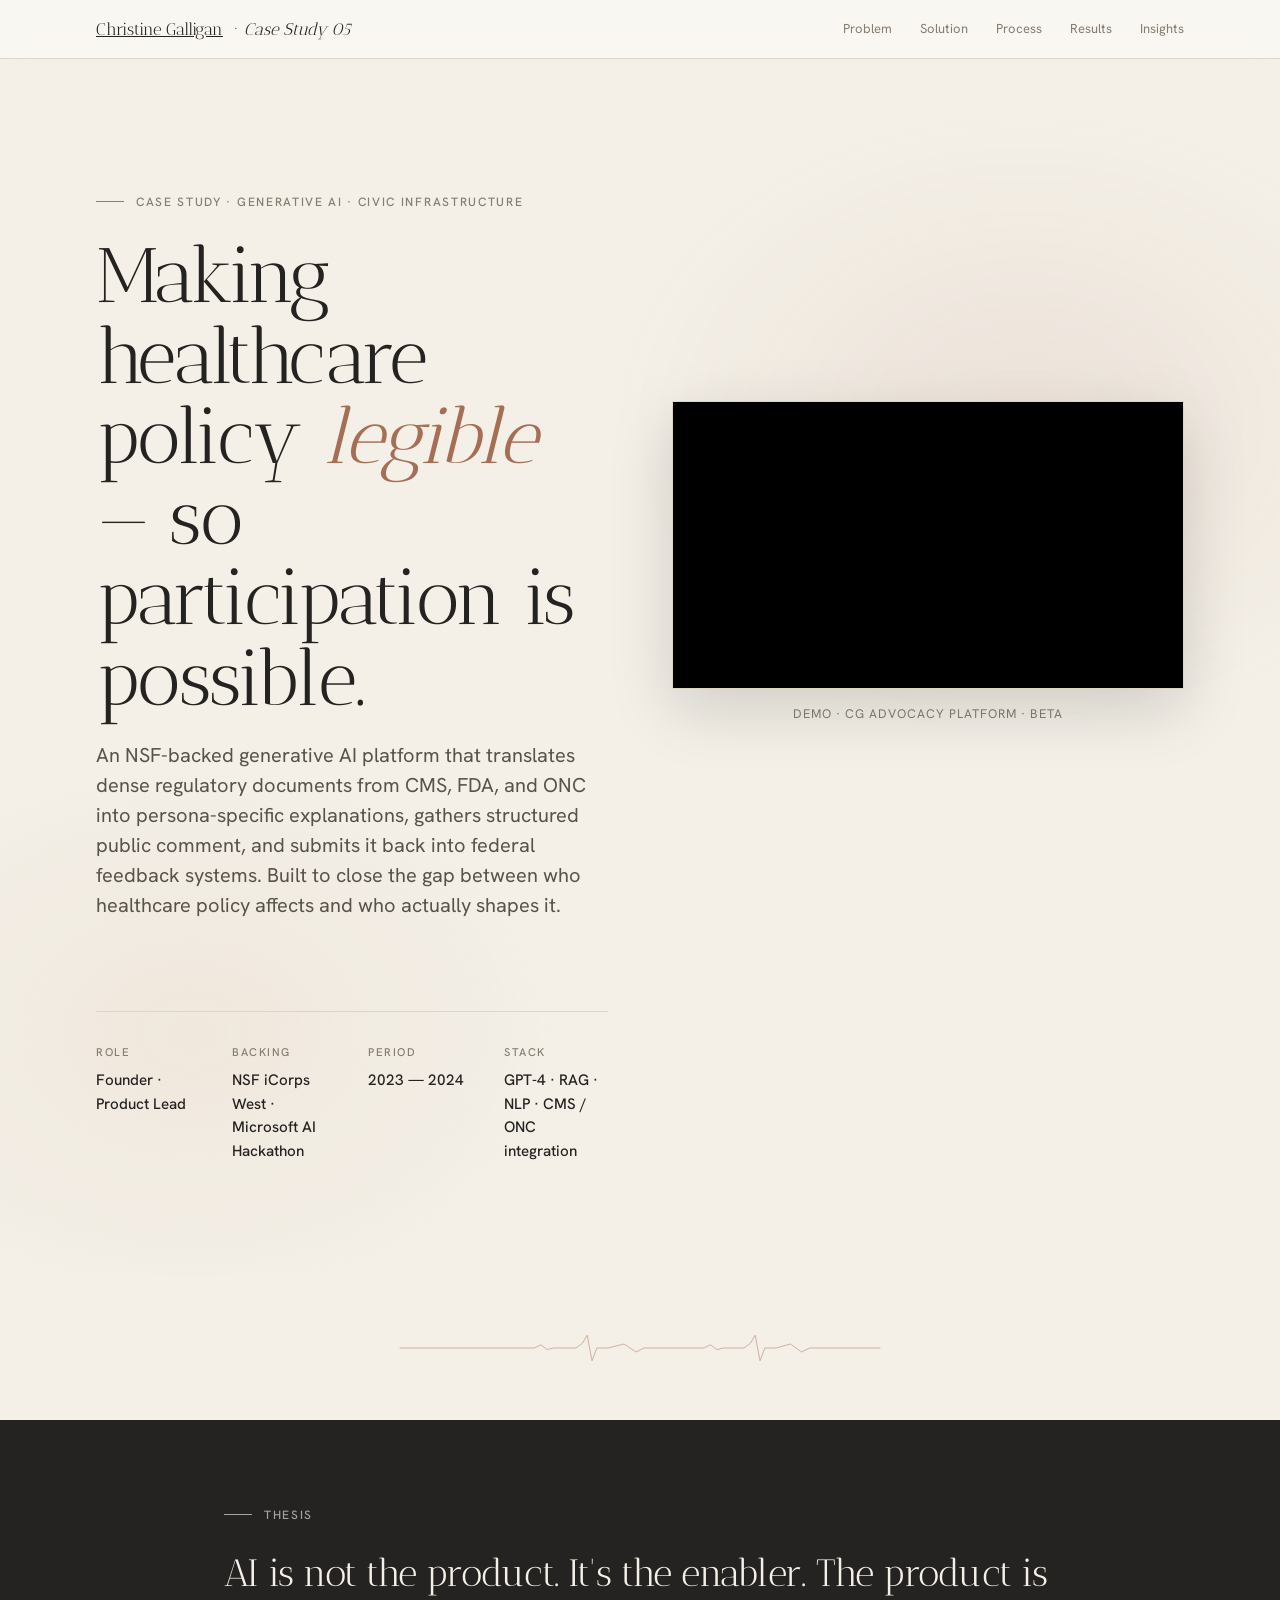
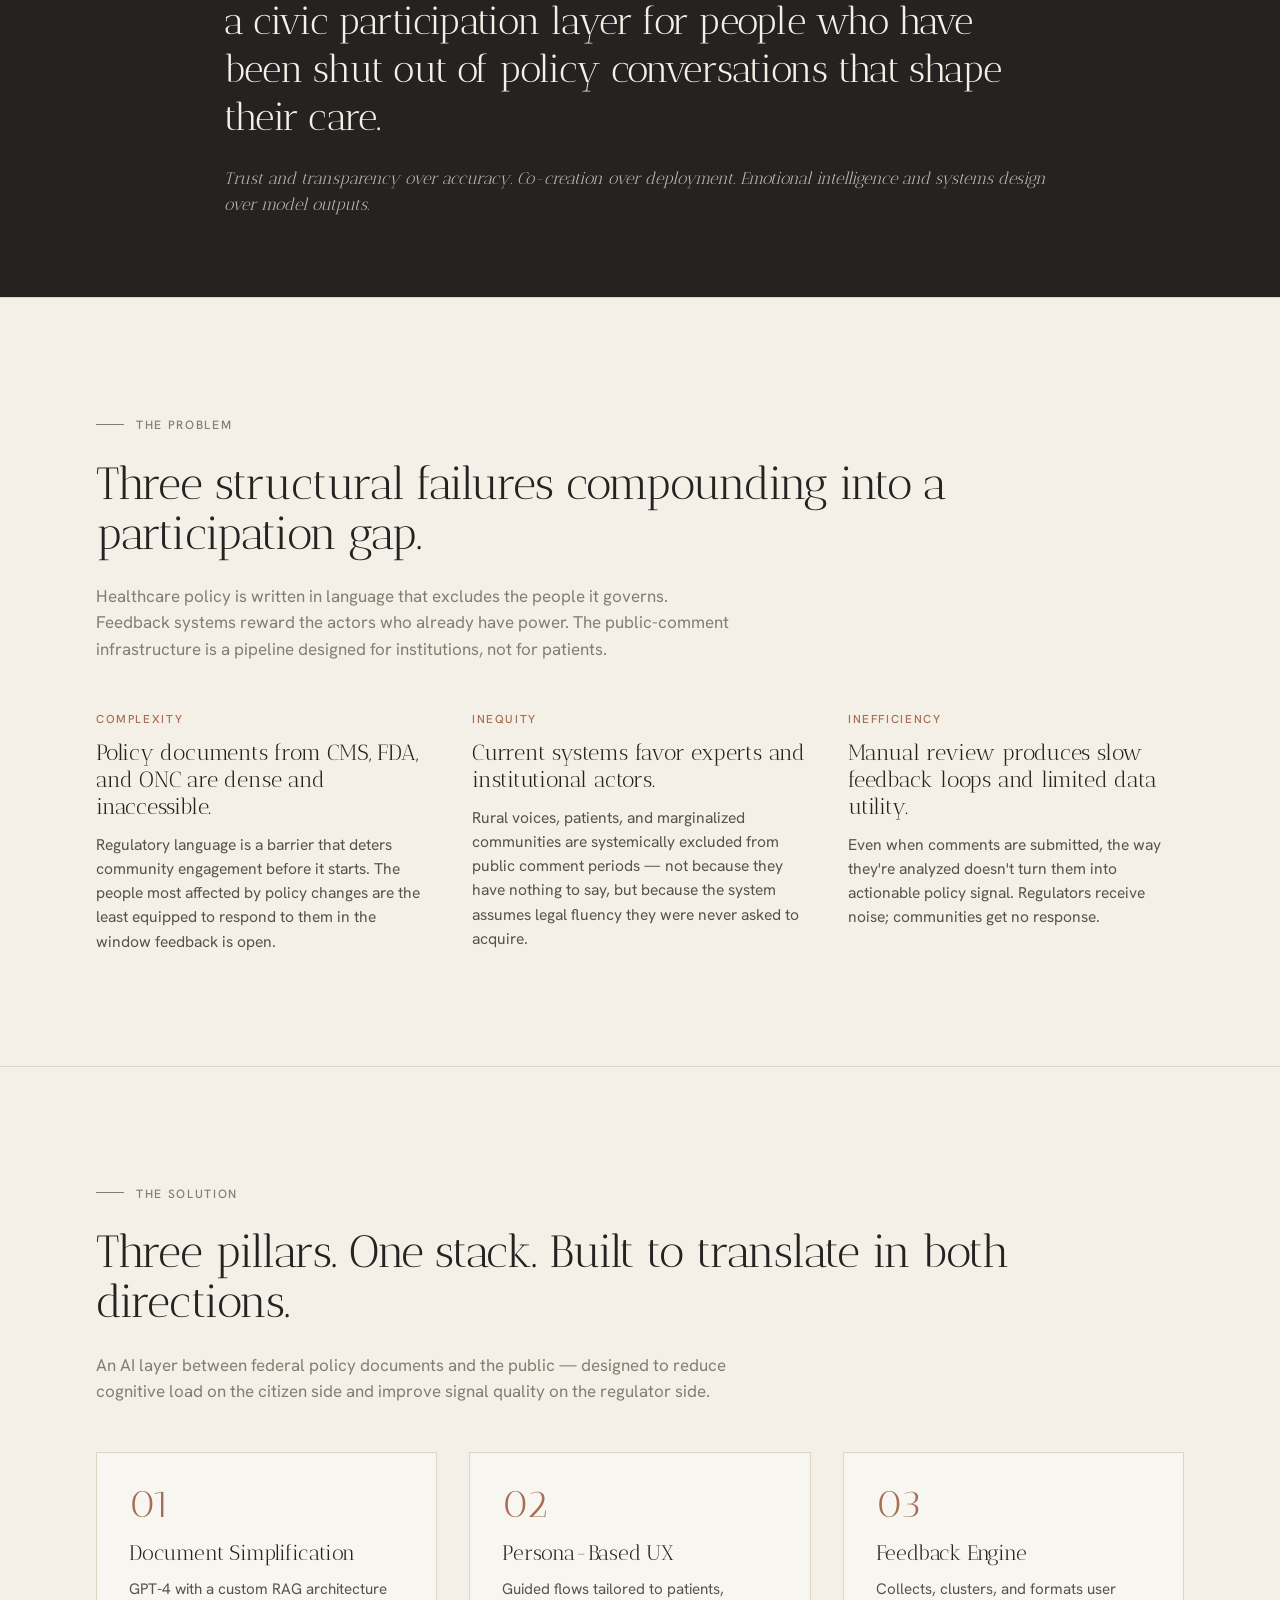
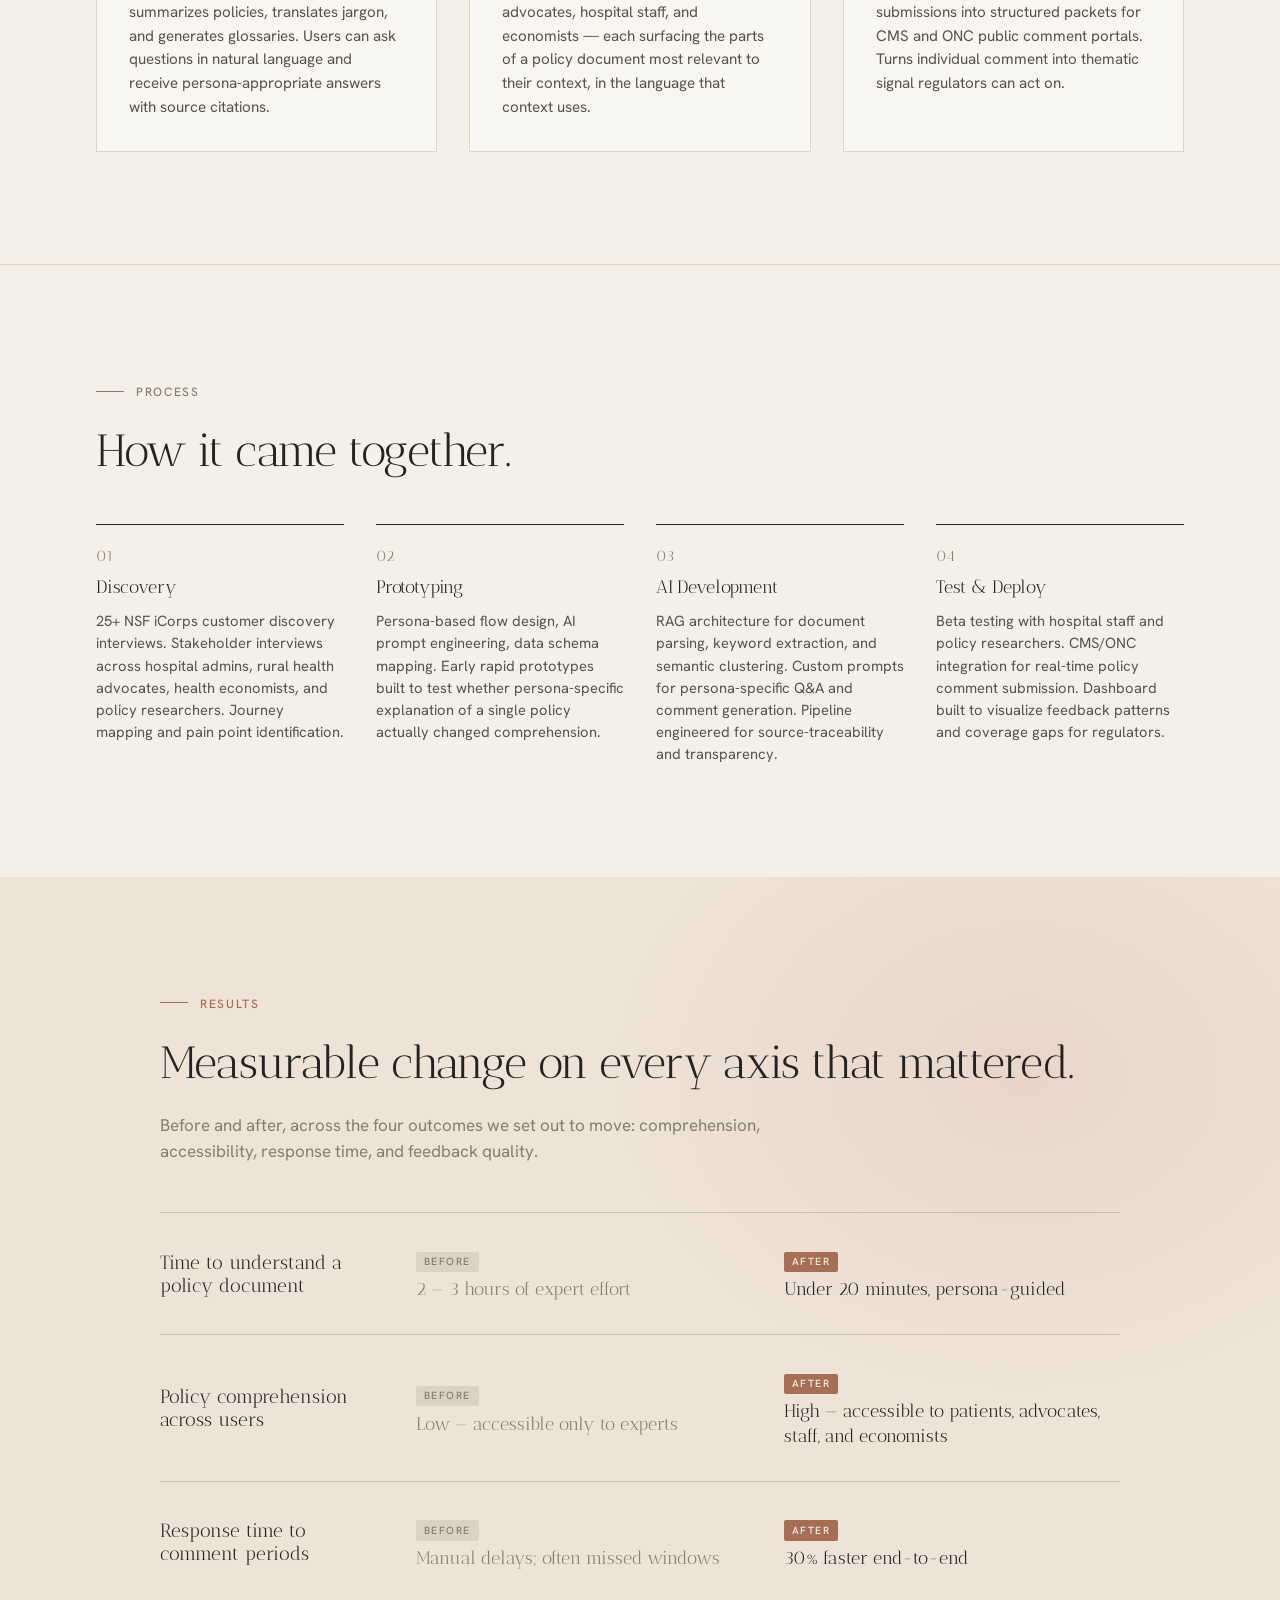
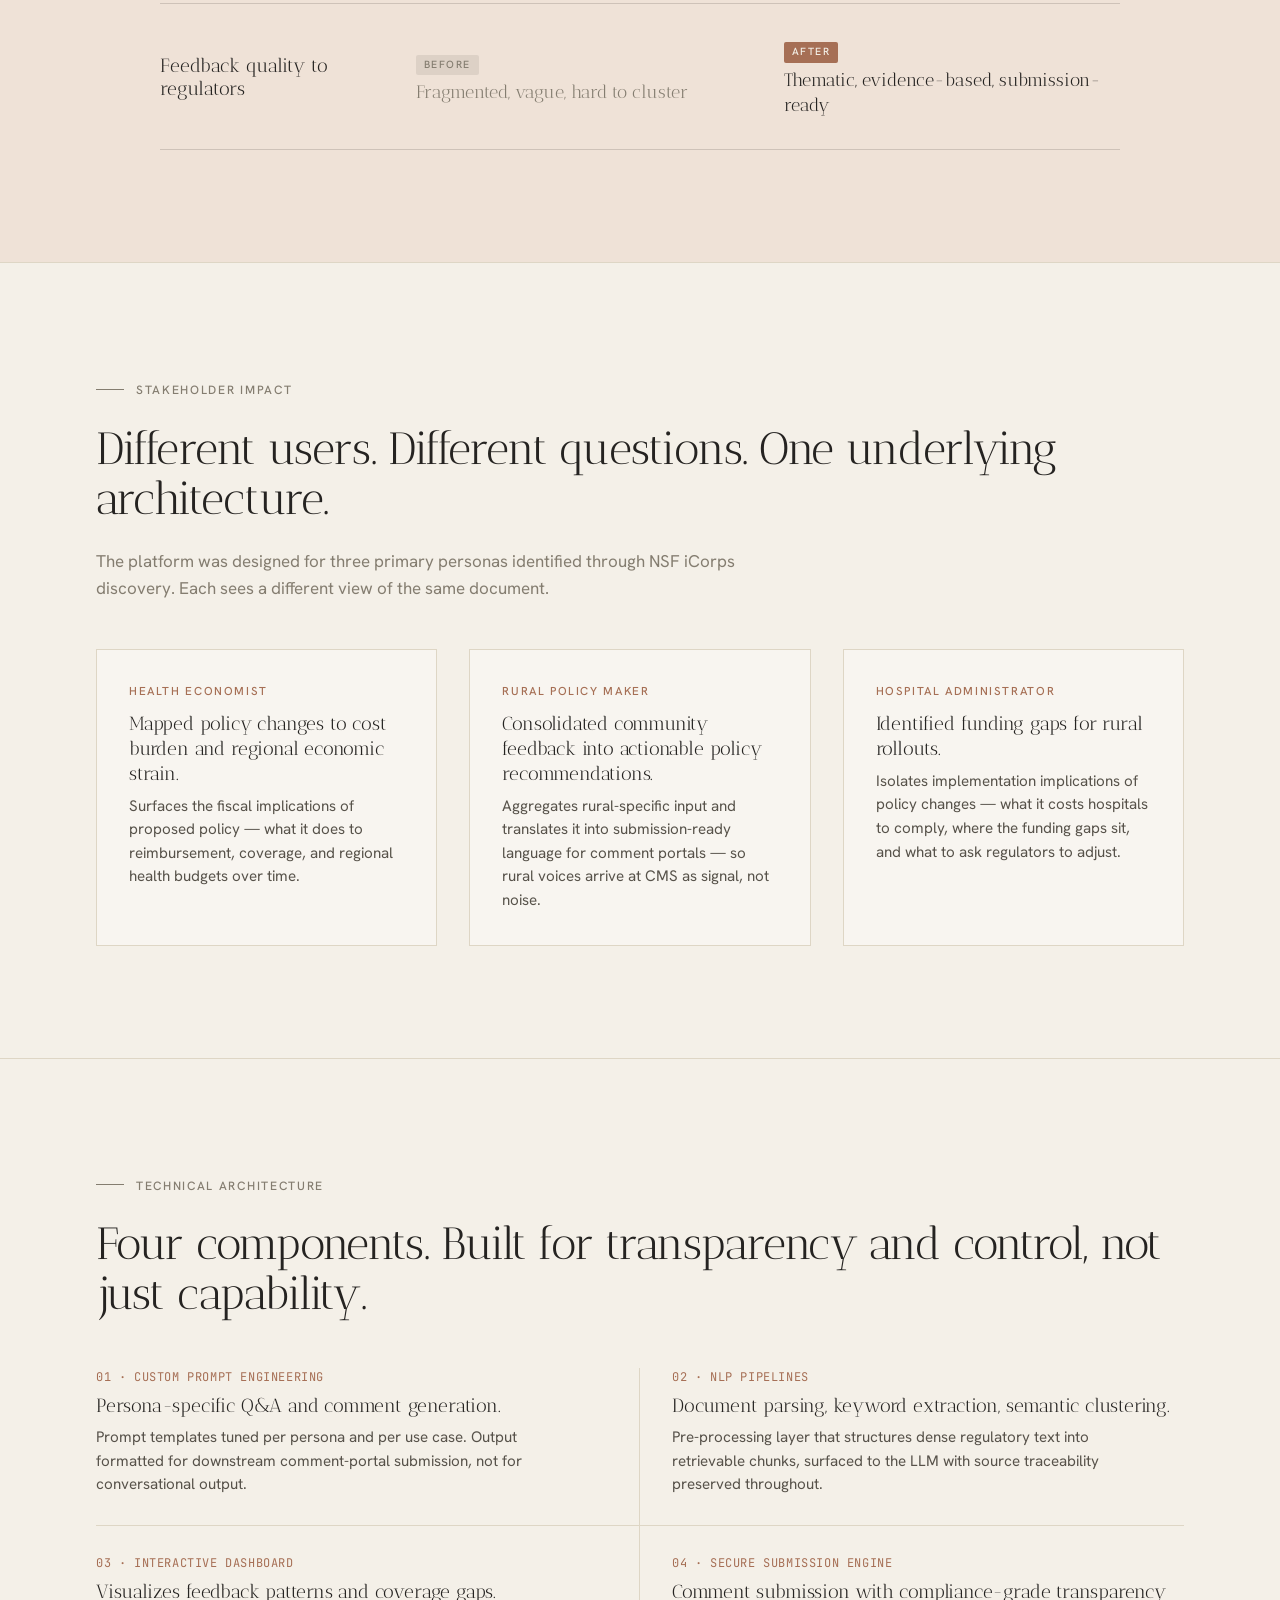
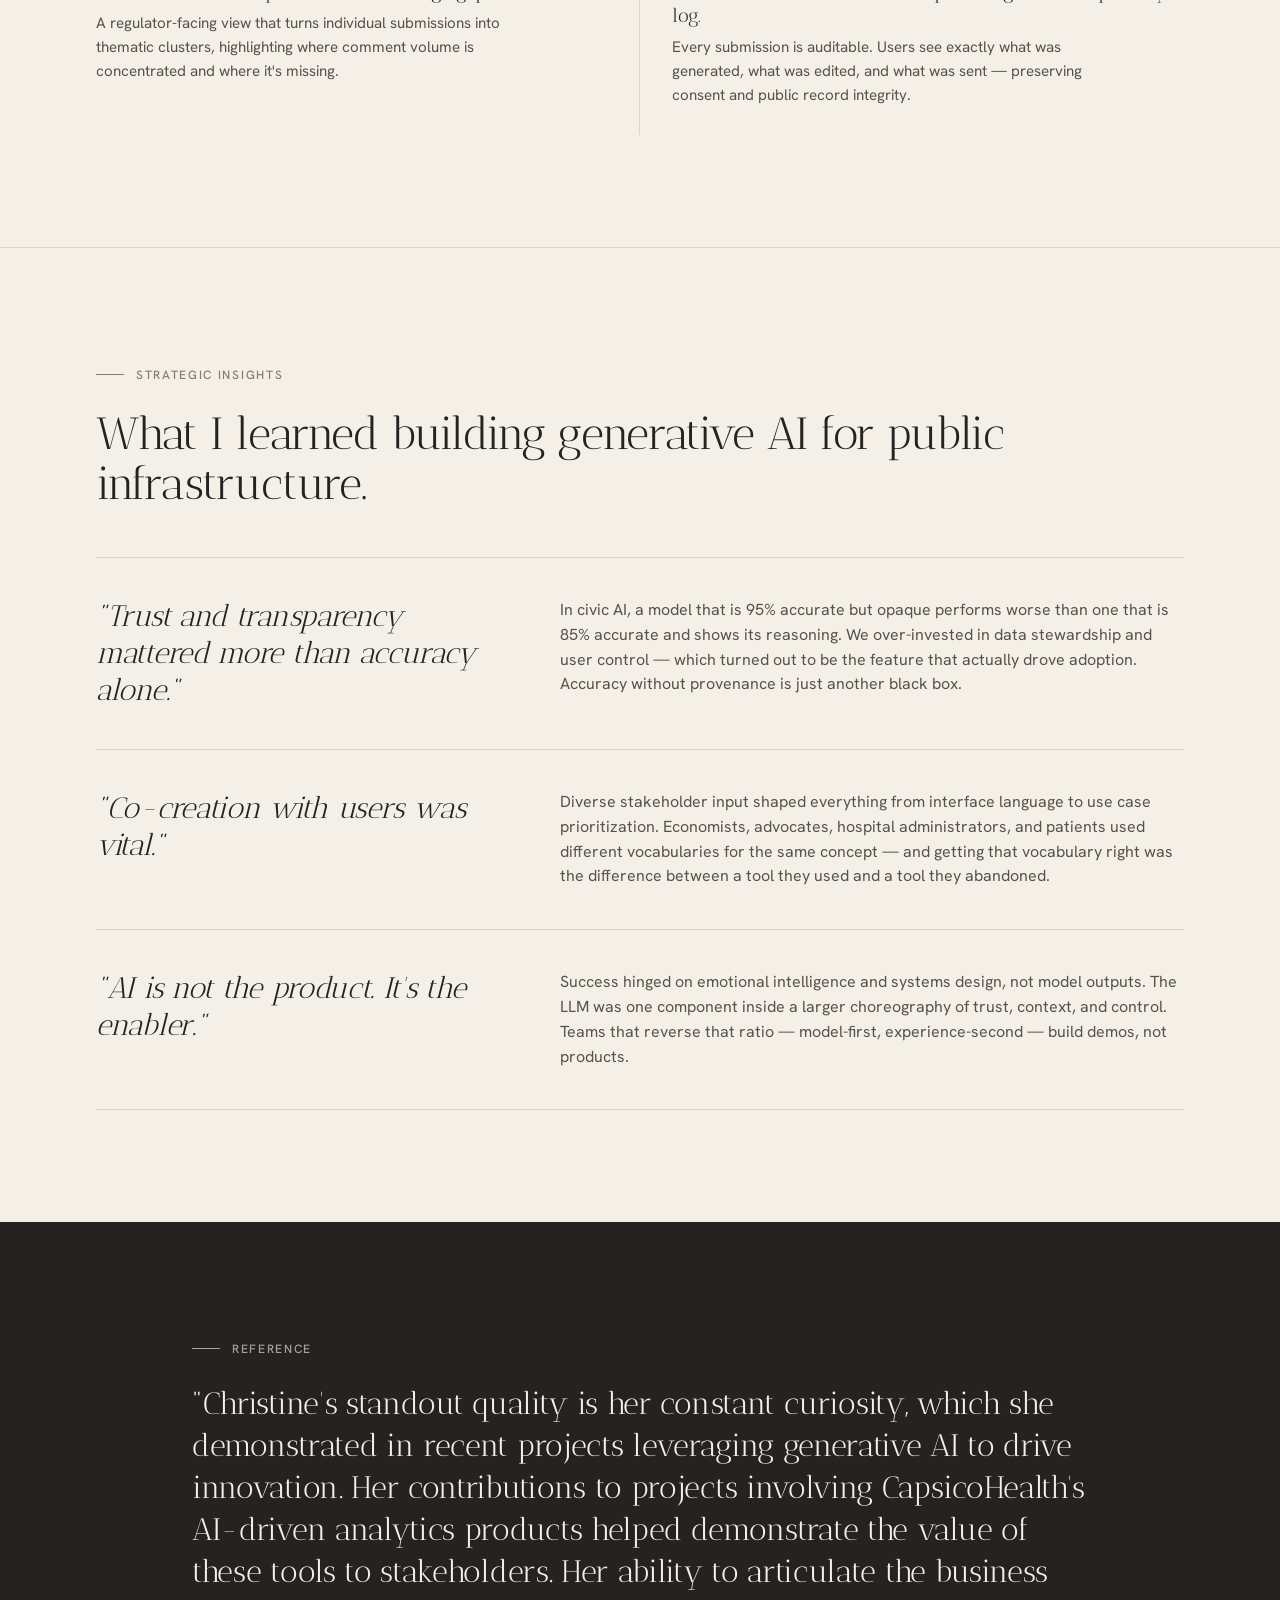
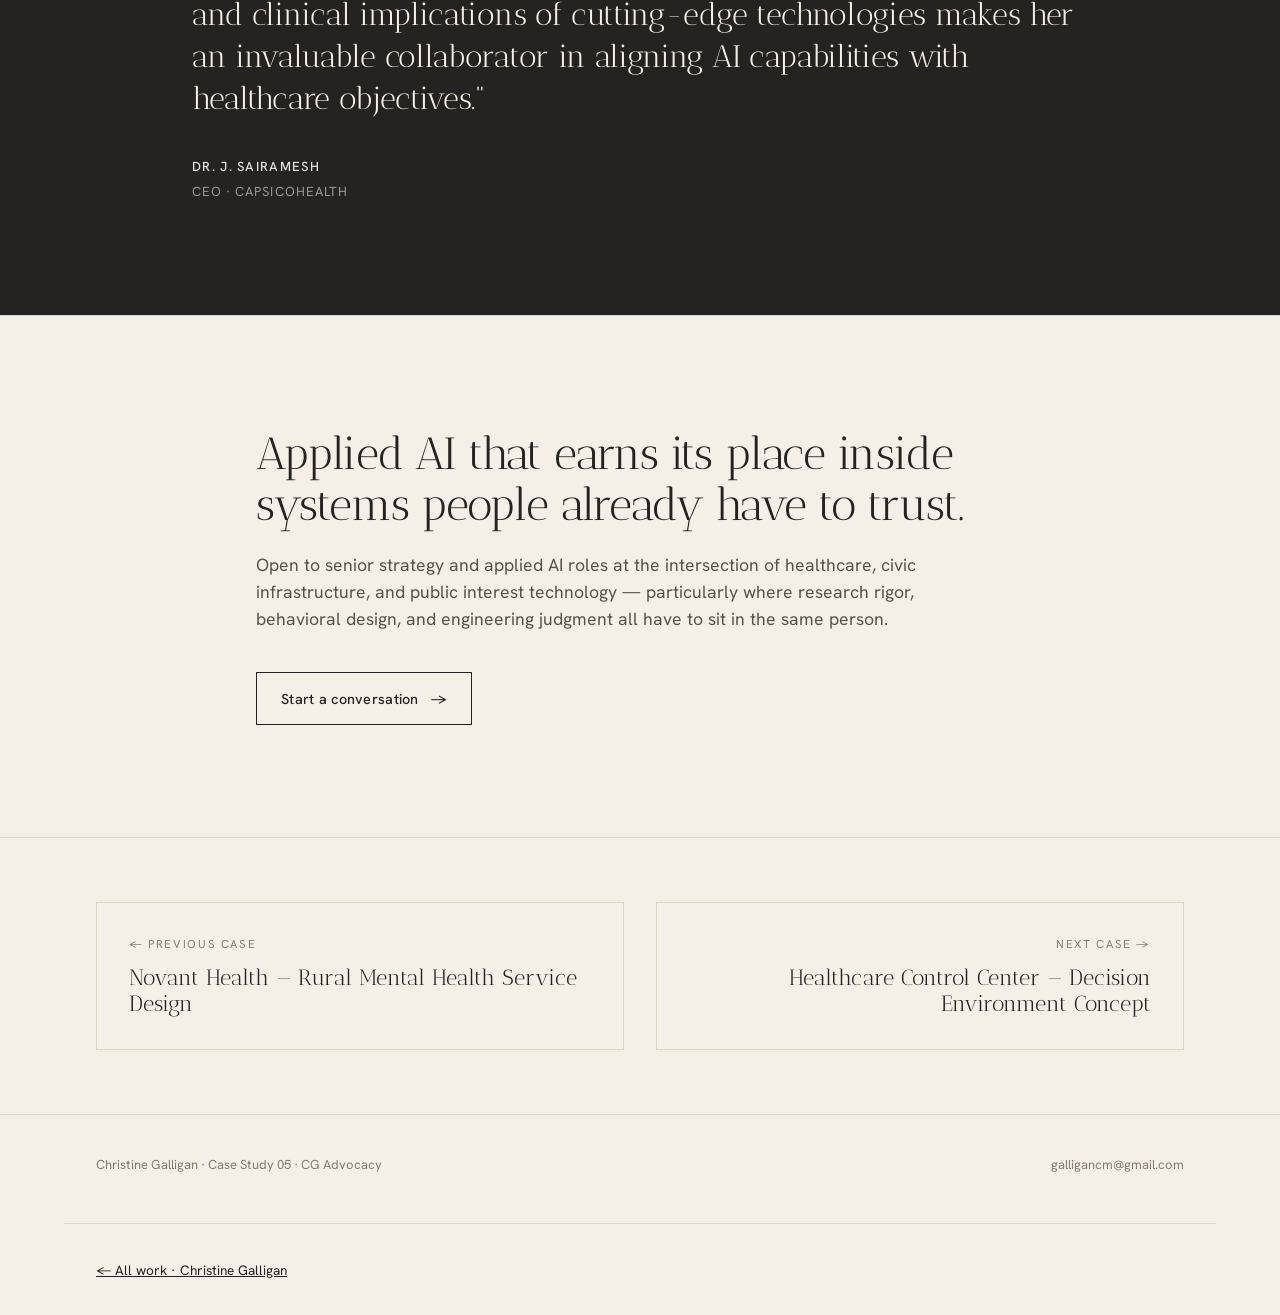
<file: ai-policy-platform.html>
<!doctype html>
<html lang="en">
<head>
<meta charset="utf-8" />
<meta name="viewport" content="width=device-width, initial-scale=1" />
<title>Making healthcare policy legible — Christine Galligan</title>
<meta name="description" content="An NSF-backed generative AI platform that translates dense healthcare regulatory documents into persona-specific explanations — closing the gap between who healthcare policy affects and who shapes it." />

<link rel="preconnect" href="https://fonts.googleapis.com">
<link rel="preconnect" href="https://fonts.gstatic.com" crossorigin>
<link href="https://fonts.googleapis.com/css2?family=JetBrains+Mono:wght@400;500&display=swap" rel="stylesheet">

<style>
  :root{
  /* --- Kutuhala locked system ------------------------------- */
  --paper:#F4F0E8; --paper-raised:#EFEADF; --paper-sunk:#E7E0D2; --paper-edge:#DED6C5;
  --ink-base:#252321; --ink-soft:#57524A; --ink-faint:#847D70; --ink-ghost:#ABA496;
  --sage:#7A7B5E; --sage-deep:#5E5F47; --sage-wash:#E3E1D4;
  --clay:#A66F55; --clay-deep:#8A5A43; --clay-wash:#EFE2D7;
  --gold:#A8854E; --gold-soft:#C2A878; --gold-wash:#F1E8D8;
  --stone:#9B948A; --stone-light:#C5BEB1;
  --surface-card:#FBF8F2; --focus-ring:#5E5F47;
  --font-display:"Antic Didone","Times New Roman",Georgia,serif;
  --font-sans:"Hanken Grotesk","Helvetica Neue",Arial,sans-serif;
  /* --- legacy aliases: existing rules resolve through these -- */
  --bg:var(--paper);
  --bg-2:var(--paper-raised);
  --ink:var(--ink-base);
  --ink-2:var(--ink-soft);
  --muted:var(--ink-faint);
  --rule:var(--paper-edge);
  --accent:var(--clay);
  --accent-soft:var(--clay-wash);
  --amber:var(--gold-soft);
  --amber-soft:var(--gold-wash);
  --glow:var(--gold-soft);
  --max:72rem; --text:40rem; --leading:1.6;
}

  * { box-sizing: border-box; }
  html, body { margin: 0; padding: 0; }
  html { scroll-behavior: smooth; }
  body {
    background: var(--bg);
    color: var(--ink);
    font-family: var(--font-sans);
    font-size: 17px;
    line-height: 1.55;
    font-weight: 400;
    -webkit-font-smoothing: antialiased;
    -moz-osx-font-smoothing: grayscale;
    text-rendering: optimizeLegibility;
    overflow-x: hidden;
  }

  .wrap { max-width: var(--max); margin: 0 auto; padding: 0 2rem; }
  .text { max-width: var(--text); }
  section { padding: 7rem 0; border-top: 1px solid var(--rule); }
  section:first-of-type { border-top: none; }
  @media (max-width: 720px) { section { padding: 4.5rem 0; } .wrap { padding: 0 1.5rem; } }

  .display, h1, h2, h3 {
    font-family: var(--font-display);
    font-weight: 400;
    letter-spacing: -0.01em;
    color: var(--ink);
  }
  h1 { font-size: clamp(2.6rem, 6vw, 4.8rem); line-height: 1.05; margin: 0 0 1.25rem; letter-spacing: -0.025em; }
  h2 { font-size: clamp(1.9rem, 3.6vw, 2.8rem); line-height: 1.12; margin: 0 0 1.5rem; letter-spacing: -0.02em; }
  h3 { font-size: 1.25rem; line-height: 1.3; margin: 0 0 0.5rem; font-weight: 500; }
  p  { margin: 0 0 1.2rem; color: var(--ink-2); }
  p.lede { font-size: 1.25rem; line-height: 1.5; color: var(--ink-2); }
  p.dek  { font-size: 1.0625rem; color: var(--muted); }
  a { color: inherit; }

  .eyebrow {
    font-family: var(--font-sans);
    font-size: 0.75rem;
    font-weight: 500;
    letter-spacing: 0.14em;
    text-transform: uppercase;
    color: var(--muted);
    margin: 0 0 1.5rem;
    display: inline-block;
  }
  .eyebrow::before {
    content: "";
    display: inline-block;
    width: 1.75rem;
    height: 1px;
    background: var(--muted);
    vertical-align: middle;
    margin-right: 0.75rem;
    transform: translateY(-2px);
  }

  /* Nav */
  .topnav {
    position: sticky; top: 0; z-index: 20;
    background: rgba(250, 248, 244, 0.82);
    backdrop-filter: saturate(140%) blur(14px);
    -webkit-backdrop-filter: saturate(140%) blur(14px);
    border-bottom: 1px solid var(--rule);
  }
  .topnav .wrap {
    display: flex; align-items: center; justify-content: space-between;
    padding-top: 1rem; padding-bottom: 1rem;
  }
  .mark { font-family: var(--font-display); font-style: italic; font-size: 1.0625rem; letter-spacing: -0.01em; }
  .mark em { font-style: normal; }
  .topnav nav { display: flex; gap: 1.75rem; font-size: 0.8125rem; color: var(--muted); }
  .topnav nav a { text-decoration: none; }
  .topnav nav a:hover { color: var(--ink); }
  @media (max-width: 720px) { .topnav nav { display: none; } }

  /* Hero */
  .hero {
    padding-top: 8rem; padding-bottom: 6rem;
    border-top: none;
    position: relative;
    overflow: hidden;
  }
  .hero::before {
    content: "";
    position: absolute;
    inset: 0;
    background:
      radial-gradient(ellipse 50% 40% at 80% 30%, rgba(154, 75, 46, 0.08), transparent 65%),
      radial-gradient(ellipse 45% 35% at 15% 80%, rgba(217, 182, 150, 0.14), transparent 65%);
    pointer-events: none;
    z-index: 0;
  }
  .hero .wrap {
    display: grid;
    grid-template-columns: 1fr 1fr;
    gap: 4rem;
    align-items: center;
    position: relative;
    z-index: 1;
  }
  @media (max-width: 960px) {
    .hero .wrap { grid-template-columns: 1fr; gap: 2.5rem; }
  }
  .hero h1 em { font-style: italic; color: var(--accent); }

  /* Video embed */
  .hero-video {
    position: relative;
    aspect-ratio: 16 / 9;
    width: 100%;
    overflow: hidden;
    background: #000;
    box-shadow: 0 20px 60px rgba(14,14,12,0.15);
    border: 1px solid var(--rule);
  }
  .hero-video iframe {
    position: absolute;
    inset: 0;
    width: 100%;
    height: 100%;
    border: 0;
  }
  .hero-video-caption {
    margin-top: 1rem;
    font-size: 0.78rem;
    letter-spacing: 0.08em;
    text-transform: uppercase;
    color: var(--muted);
    text-align: center;
  }

  /* Meta */
  .meta {
    display: grid;
    grid-template-columns: repeat(4, minmax(0, 1fr));
    gap: 1.5rem 2rem;
    margin-top: 4.5rem;
    padding-top: 2rem;
    border-top: 1px solid var(--rule);
  }
  .meta dt {
    font-size: 0.7rem; font-weight: 500;
    letter-spacing: 0.14em; text-transform: uppercase;
    color: var(--muted); margin-bottom: 0.5rem;
  }
  .meta dd { margin: 0; font-size: 0.95rem; color: var(--ink); font-weight: 500; }
  @media (max-width: 720px) { .meta { grid-template-columns: repeat(2, 1fr); } }

  /* HRV signature divider */
  .hrv-sig {
    padding: 3.5rem 0;
    text-align: center;
    color: var(--accent);
    border-top: none;
  }
  .hrv-sig svg {
    width: min(70%, 540px);
    height: 32px;
    display: block;
    margin: 0 auto;
    opacity: 0.55;
  }
  .hrv-sig svg path {
    stroke-dasharray: 2000;
    stroke-dashoffset: 2000;
    animation: draw 2.8s ease-out 0.3s forwards;
  }
  @keyframes draw {
    to { stroke-dashoffset: 0; }
  }
  @media (prefers-reduced-motion: reduce) {
    .hrv-sig svg path { stroke-dashoffset: 0; animation: none; }
  }

  /* Thesis */
  .thesis { background: var(--ink); color: var(--bg); padding: 5rem 0; border-top: none; }
  .thesis .wrap { max-width: 56rem; }
  .thesis h2 { color: var(--bg); font-size: clamp(1.7rem, 3.2vw, 2.4rem); line-height: 1.25; margin: 0; }
  .thesis .eyebrow { color: rgba(250,248,244,0.6); }
  .thesis .eyebrow::before { background: rgba(250,248,244,0.6); }
  .thesis p.sub {
    margin: 1.5rem 0 0;
    color: rgba(250,248,244,0.7);
    font-size: 1.05rem;
    font-family: var(--font-display);
    font-style: italic;
    font-weight: 300;
  }

  /* Problem grid */
  .grid-3 {
    display: grid;
    grid-template-columns: repeat(3, 1fr);
    gap: 2.5rem;
    margin-top: 3rem;
  }
  @media (max-width: 820px) { .grid-3 { grid-template-columns: 1fr; } }
  .item .tag {
    font-family: var(--font-sans);
    font-size: 0.72rem;
    font-weight: 500;
    letter-spacing: 0.14em;
    text-transform: uppercase;
    color: var(--accent);
    margin-bottom: 0.75rem;
  }
  .item h3 { margin-bottom: 0.75rem; font-family: var(--font-display); font-size: 1.35rem; font-weight: 400; line-height: 1.25; }
  .item p { font-size: 0.975rem; color: var(--ink-2); margin: 0; }

  /* Solution (3 pillars with accent) */
  .pillars {
    display: grid;
    grid-template-columns: repeat(3, 1fr);
    gap: 2rem;
    margin-top: 3rem;
  }
  @media (max-width: 820px) { .pillars { grid-template-columns: 1fr; } }
  .pillar {
    padding: 2rem;
    border: 1px solid var(--rule);
    background: rgba(255,255,255,0.4);
    transition: border-color 200ms;
  }
  .pillar:hover { border-color: var(--accent); }
  .pillar .pnum {
    font-family: var(--font-display);
    font-size: 2.4rem;
    font-weight: 300;
    color: var(--accent);
    line-height: 1;
    margin-bottom: 1rem;
  }
  .pillar h3 { font-family: var(--font-display); font-size: 1.3rem; font-weight: 500; margin: 0 0 0.75rem; line-height: 1.25; }
  .pillar p { font-size: 0.95rem; margin: 0; color: var(--ink-2); }

  /* Process method */
  .method {
    display: grid;
    grid-template-columns: repeat(4, 1fr);
    gap: 2rem;
    margin-top: 3rem;
  }
  @media (max-width: 920px) { .method { grid-template-columns: repeat(2, 1fr); } }
  @media (max-width: 520px) { .method { grid-template-columns: 1fr; } }
  .step {
    padding-top: 1.25rem;
    border-top: 1px solid var(--ink);
  }
  .step .n {
    font-family: var(--font-display);
    font-size: 0.95rem;
    color: var(--muted);
    margin-bottom: 0.5rem;
  }
  .step h3 { font-family: var(--font-display); font-size: 1.1rem; font-weight: 500; line-height: 1.25; margin: 0 0 0.75rem; }
  .step p { font-size: 0.92rem; color: var(--ink-2); margin: 0; line-height: 1.5; }

  /* Before/After results table */
  .results {
    background: var(--accent-soft);
    border-top: none;
    position: relative;
    overflow: hidden;
  }
  .results::before {
    content: "";
    position: absolute;
    inset: 0;
    background: radial-gradient(ellipse 50% 50% at 80% 20%, rgba(154,75,46,0.08), transparent 65%);
    pointer-events: none;
  }
  .results .wrap { max-width: 64rem; position: relative; }
  .results .eyebrow { color: var(--accent); }
  .results .eyebrow::before { background: var(--accent); }
  .before-after {
    margin-top: 3rem;
    display: grid;
    grid-template-columns: 1fr;
    gap: 0;
  }
  .ba-row {
    display: grid;
    grid-template-columns: 14rem 1fr 1fr;
    gap: 2rem;
    padding: 2rem 0;
    border-top: 1px solid rgba(14,14,12,0.15);
    align-items: center;
  }
  .ba-row:last-child { border-bottom: 1px solid rgba(14,14,12,0.15); }
  .ba-metric {
    font-family: var(--font-display);
    font-size: 1.2rem;
    font-weight: 500;
    color: var(--ink);
    line-height: 1.2;
  }
  .ba-before, .ba-after {
    position: relative;
    padding-left: 2rem;
  }
  .ba-before::before, .ba-after::before {
    content: "";
    position: absolute;
    left: 0;
    top: 0.4rem;
    font-family: var(--font-sans);
    font-size: 0.65rem;
    letter-spacing: 0.14em;
    text-transform: uppercase;
    font-weight: 500;
    padding: 0.2rem 0.5rem;
    border-radius: 2px;
  }
  .ba-before::before {
    content: "Before";
    color: var(--muted);
    background: rgba(14,14,12,0.08);
    left: 0;
  }
  .ba-after::before {
    content: "After";
    color: var(--bg);
    background: var(--accent);
    left: 0;
  }
  .ba-before, .ba-after {
    padding-left: 0;
    padding-top: 2rem;
    font-family: var(--font-display);
    font-size: 1.15rem;
    line-height: 1.35;
  }
  .ba-before { color: var(--muted); }
  .ba-after  { color: var(--ink); font-weight: 500; }
  @media (max-width: 820px) {
    .ba-row { grid-template-columns: 1fr; gap: 1rem; }
    .ba-row .ba-metric { padding-bottom: 0.5rem; border-bottom: 1px dashed rgba(14,14,12,0.2); }
  }

  /* Personas */
  .personas {
    display: grid;
    grid-template-columns: repeat(3, 1fr);
    gap: 2rem;
    margin-top: 3rem;
  }
  @media (max-width: 820px) { .personas { grid-template-columns: 1fr; } }
  .persona {
    padding: 2rem;
    border: 1px solid var(--rule);
    background: rgba(255,255,255,0.35);
  }
  .persona .role {
    font-family: var(--font-sans);
    font-size: 0.72rem;
    letter-spacing: 0.14em;
    text-transform: uppercase;
    color: var(--accent);
    margin-bottom: 0.75rem;
    font-weight: 500;
  }
  .persona h3 {
    font-family: var(--font-display);
    font-size: 1.2rem;
    font-weight: 500;
    line-height: 1.3;
    margin: 0 0 0.5rem;
  }
  .persona p { font-size: 0.95rem; color: var(--ink-2); margin: 0; }

  /* Technical components */
  .tech {
    margin-top: 3rem;
    display: grid;
    grid-template-columns: 1fr 1fr;
    gap: 0;
  }
  @media (max-width: 720px) { .tech { grid-template-columns: 1fr; } }
  .tech-item {
    padding: 1.75rem 0;
    border-top: 1px solid var(--rule);
    border-right: 1px solid var(--rule);
    padding-right: 2rem;
  }
  .tech-item:nth-child(even) { border-right: none; padding-left: 2rem; padding-right: 0; }
  .tech-item:nth-child(1), .tech-item:nth-child(2) { border-top: none; padding-top: 0; }
  @media (max-width: 720px) {
    .tech-item, .tech-item:nth-child(even) {
      border-right: none; padding-left: 0; padding-right: 0;
    }
    .tech-item:nth-child(1) { padding-top: 0; }
    .tech-item:nth-child(2) { border-top: 1px solid var(--rule); padding-top: 1.75rem; }
  }
  .tech-item .code {
    font-family: "JetBrains Mono", "SF Mono", Menlo, Consolas, monospace;
    font-size: 0.75rem;
    color: var(--accent);
    letter-spacing: 0.05em;
    margin-bottom: 0.5rem;
    text-transform: uppercase;
  }
  .tech-item h3 {
    font-family: var(--font-display);
    font-size: 1.2rem;
    font-weight: 500;
    line-height: 1.25;
    margin: 0 0 0.5rem;
  }
  .tech-item p { font-size: 0.95rem; color: var(--ink-2); margin: 0; max-width: 28rem; }

  /* Strategic insights */
  .insights-list {
    margin-top: 3rem;
    display: grid;
    grid-template-columns: 1fr;
    gap: 0;
  }
  .insight {
    padding: 2.5rem 0;
    border-top: 1px solid var(--rule);
    display: grid;
    grid-template-columns: 1fr 1.5fr;
    gap: 3rem;
    align-items: start;
  }
  .insight:last-child { border-bottom: 1px solid var(--rule); }
  .insight h3 {
    font-family: var(--font-display);
    font-size: clamp(1.4rem, 2.4vw, 1.85rem);
    font-weight: 400;
    line-height: 1.25;
    margin: 0;
    font-style: italic;
    color: var(--ink);
    letter-spacing: -0.01em;
  }
  .insight p { font-size: 1rem; color: var(--ink-2); margin: 0; }
  @media (max-width: 820px) {
    .insight { grid-template-columns: 1fr; gap: 1rem; }
  }

  /* Testimonial */
  .testimonial {
    background: var(--ink);
    color: var(--bg);
    border-top: none;
  }
  .testimonial .wrap { max-width: 60rem; }
  .testimonial .eyebrow { color: rgba(250,248,244,0.6); }
  .testimonial .eyebrow::before { background: rgba(250,248,244,0.6); }
  .testimonial blockquote {
    font-family: var(--font-display);
    font-weight: 300;
    font-size: clamp(1.4rem, 2.8vw, 1.95rem);
    line-height: 1.35;
    color: var(--bg);
    margin: 0 0 2rem;
    letter-spacing: -0.01em;
    font-style: normal;
  }
  .testimonial cite {
    font-style: normal;
    font-size: 0.82rem;
    letter-spacing: 0.1em;
    text-transform: uppercase;
    color: rgba(250,248,244,0.9);
    font-weight: 500;
  }
  .testimonial cite span {
    display: block;
    margin-top: 0.25rem;
    color: rgba(250,248,244,0.55);
    font-weight: 400;
    letter-spacing: 0.08em;
  }

  /* Links (devpost, github) */
  .links-row {
    display: flex;
    gap: 1rem;
    flex-wrap: wrap;
    margin-top: 2rem;
  }
  .link-pill {
    display: inline-flex;
    align-items: center;
    gap: 0.5rem;
    padding: 0.65rem 1.1rem;
    font-size: 0.82rem;
    letter-spacing: 0.04em;
    color: var(--ink);
    text-decoration: none;
    border: 1px solid var(--rule);
    background: rgba(255,255,255,0.5);
    transition: border-color 200ms, background 200ms;
    font-family: "JetBrains Mono", monospace;
    text-transform: uppercase;
  }
  .link-pill:hover { border-color: var(--ink); }

  /* Case nav */
  .casenav { padding: 4rem 0; border-top: 1px solid var(--rule); }
  .casenav .wrap { display: grid; grid-template-columns: 1fr 1fr; gap: 2rem; }
  @media (max-width: 720px) { .casenav .wrap { grid-template-columns: 1fr; } }
  .casenav a {
    text-decoration: none;
    display: block;
    padding: 2rem;
    border: 1px solid var(--rule);
    transition: border-color 200ms, background 200ms;
  }
  .casenav a:hover { border-color: var(--ink); background: rgba(255,255,255,0.5); }
  .casenav .dir {
    font-size: 0.72rem;
    letter-spacing: 0.14em;
    text-transform: uppercase;
    color: var(--muted);
    margin-bottom: 0.75rem;
  }
  .casenav .ctitle {
    font-family: var(--font-display);
    font-size: 1.35rem;
    line-height: 1.2;
    color: var(--ink);
  }
  .casenav a.next { text-align: right; }

  /* Closing */
  .closing { padding: 7rem 0; }
  .closing .wrap { max-width: 52rem; }
  .closing h2 { font-size: clamp(1.9rem, 4vw, 2.8rem); line-height: 1.15; margin-bottom: 1.25rem; }
  .closing p { font-size: 1.1rem; color: var(--ink-2); margin-bottom: 2.5rem; max-width: 44rem; }
  .cta {
    display: inline-flex;
    align-items: center;
    gap: 0.75rem;
    padding: 0.9rem 1.5rem;
    border: 1px solid var(--ink);
    color: var(--ink);
    text-decoration: none;
    font-size: 0.9rem;
    font-weight: 500;
    letter-spacing: 0.02em;
    transition: background 200ms, color 200ms;
  }
  .cta:hover { background: var(--ink); color: var(--bg); }
  .cta .arrow { transition: transform 200ms; }
  .cta:hover .arrow { transform: translateX(3px); }

  footer {
    padding: 2.5rem 0 3rem;
    border-top: 1px solid var(--rule);
    font-size: 0.8125rem;
    color: var(--muted);
  }
  footer .wrap { display: flex; justify-content: space-between; align-items: center; flex-wrap: wrap; gap: 1rem; }

  @media (prefers-reduced-motion: no-preference) {
    section { animation: rise 700ms ease-out both; }
    @keyframes rise {
      from { opacity: 0; transform: translateY(8px); }
      to   { opacity: 1; transform: none; }
    }
  }

/* --- locked-system corrections ---------------------------------- */
h1,h2,h3,h4,.display{font-family:var(--font-display);font-weight:400}
body{font-family:var(--font-sans)}
a:focus-visible{outline:2px solid var(--focus-ring);outline-offset:3px}
</style>
<link rel="icon" type="image/svg+xml" href="/favicon.svg" />
<meta property="og:title" content="Case 05 · CG Advocacy — AI for civic infrastructure — Christine Galligan" />
<meta property="og:description" content="NSF-backed generative AI using GPT-4 and RAG to make healthcare policy legible — so participation is possible. 2–3 hours of expert work compressed to under 20 minutes." />
<meta property="og:image" content="/og-image.png" />
<meta property="og:image:width" content="1200" />
<meta property="og:image:height" content="630" />
<meta property="og:type" content="website" />
<meta name="twitter:card" content="summary_large_image" />
<meta name="twitter:title" content="Case 05 · CG Advocacy — AI for civic infrastructure — Christine Galligan" />
<meta name="twitter:description" content="NSF-backed generative AI using GPT-4 and RAG to make healthcare policy legible — so participation is possible. 2–3 hours of expert work compressed to under 20 minutes." />
<meta name="twitter:image" content="/og-image.png" />

<link href="https://fonts.googleapis.com/css2?family=Antic+Didone&family=Hanken+Grotesk:wght@300;400;500;600&display=swap" rel="stylesheet">
</head>
<body>

<header class="topnav">
  <div class="wrap">
    <div class="mark"><a href="/" style="border:0;color:inherit"><em>Christine Galligan</em></a> &nbsp;·&nbsp; <span>Case Study 05</span></div>
    <nav>
      <a href="#problem">Problem</a>
      <a href="#solution">Solution</a>
      <a href="#process">Process</a>
      <a href="#results">Results</a>
      <a href="#insights">Insights</a>
    </nav>
  </div>
</header>

<!-- HERO -->
<section class="hero">
  <div class="wrap">
    <div>
      <span class="eyebrow">Case Study · Generative AI · Civic Infrastructure</span>
      <h1>Making healthcare policy <em>legible</em> — so participation is possible.</h1>
      <p class="lede">
        An NSF-backed generative AI platform that translates dense regulatory documents from
        CMS, FDA, and ONC into persona-specific explanations, gathers structured public
        comment, and submits it back into federal feedback systems. Built to close the gap
        between who healthcare policy affects and who actually shapes it.
      </p>

      <!-- Add your real URLs when ready, then uncomment:
      <div class="links-row">
        <a href="https://devpost.com/..." class="link-pill" target="_blank" rel="noopener">Devpost ↗</a>
        <a href="https://github.com/..." class="link-pill" target="_blank" rel="noopener">GitHub ↗</a>
      </div>
      -->

    </div>

    <div>
      <div class="hero-video">
        <iframe
          src="https://www.youtube-nocookie.com/embed/dCuWAICn_v4?rel=0"
          title="CG Advocacy Demo"
          allow="accelerometer; autoplay; clipboard-write; encrypted-media; gyroscope; picture-in-picture; web-share"
          referrerpolicy="strict-origin-when-cross-origin"
          allowfullscreen>
        </iframe>
      </div>
      <div class="hero-video-caption">Demo · CG Advocacy Platform · Beta</div>
    </div>
  </div>

  <div class="wrap">
    <dl class="meta">
      <div><dt>Role</dt><dd>Founder · Product Lead</dd></div>
      <div><dt>Backing</dt><dd>NSF iCorps West · Microsoft AI Hackathon</dd></div>
      <div><dt>Period</dt><dd>2023 — 2024</dd></div>
      <div><dt>Stack</dt><dd>GPT-4 · RAG · NLP · CMS / ONC integration</dd></div>
    </dl>
  </div>
</section>

<!-- HRV SIGNATURE DIVIDER -->
<div class="hrv-sig" aria-hidden="true">
  <svg viewBox="0 0 600 40" xmlns="http://www.w3.org/2000/svg">
    <path d="M 0 20 L 150 20 L 168 20 L 176 16 L 184 22 L 192 20 L 220 20 L 228 14 L 234 4 L 240 36 L 246 20 L 260 20 L 280 15 L 295 25 L 305 20 L 360 20 L 380 20 L 388 16 L 396 22 L 404 20 L 430 20 L 438 14 L 444 4 L 450 36 L 456 20 L 470 20 L 488 15 L 502 25 L 512 20 L 600 20"
      fill="none" stroke="currentColor" stroke-width="1.1"
      stroke-linecap="round" stroke-linejoin="round" />
  </svg>
</div>

<!-- THESIS -->
<section class="thesis">
  <div class="wrap">
    <span class="eyebrow">Thesis</span>
    <h2>AI is not the product. It's the enabler. The product is a civic participation layer for people who have been shut out of policy conversations that shape their care.</h2>
    <p class="sub">Trust and transparency over accuracy. Co-creation over deployment. Emotional intelligence and systems design over model outputs.</p>
  </div>
</section>

<!-- PROBLEM -->
<section id="problem">
  <div class="wrap">
    <span class="eyebrow">The Problem</span>
    <h2>Three structural failures compounding into a participation gap.</h2>
    <p class="dek text">
      Healthcare policy is written in language that excludes the people it governs.
      Feedback systems reward the actors who already have power. The public-comment
      infrastructure is a pipeline designed for institutions, not for patients.
    </p>

    <div class="grid-3">
      <div class="item">
        <div class="tag">Complexity</div>
        <h3>Policy documents from CMS, FDA, and ONC are dense and inaccessible.</h3>
        <p>Regulatory language is a barrier that deters community engagement before it starts. The people most affected by policy changes are the least equipped to respond to them in the window feedback is open.</p>
      </div>
      <div class="item">
        <div class="tag">Inequity</div>
        <h3>Current systems favor experts and institutional actors.</h3>
        <p>Rural voices, patients, and marginalized communities are systemically excluded from public comment periods — not because they have nothing to say, but because the system assumes legal fluency they were never asked to acquire.</p>
      </div>
      <div class="item">
        <div class="tag">Inefficiency</div>
        <h3>Manual review produces slow feedback loops and limited data utility.</h3>
        <p>Even when comments are submitted, the way they're analyzed doesn't turn them into actionable policy signal. Regulators receive noise; communities get no response.</p>
      </div>
    </div>
  </div>
</section>

<!-- SOLUTION -->
<section id="solution">
  <div class="wrap">
    <span class="eyebrow">The Solution</span>
    <h2>Three pillars. One stack. Built to translate in both directions.</h2>
    <p class="dek text">
      An AI layer between federal policy documents and the public — designed to reduce
      cognitive load on the citizen side and improve signal quality on the regulator side.
    </p>

    <div class="pillars">
      <div class="pillar">
        <div class="pnum">01</div>
        <h3>Document Simplification</h3>
        <p>GPT-4 with a custom RAG architecture summarizes policies, translates jargon, and generates glossaries. Users can ask questions in natural language and receive persona-appropriate answers with source citations.</p>
      </div>
      <div class="pillar">
        <div class="pnum">02</div>
        <h3>Persona-Based UX</h3>
        <p>Guided flows tailored to patients, advocates, hospital staff, and economists — each surfacing the parts of a policy document most relevant to their context, in the language that context uses.</p>
      </div>
      <div class="pillar">
        <div class="pnum">03</div>
        <h3>Feedback Engine</h3>
        <p>Collects, clusters, and formats user submissions into structured packets for CMS and ONC public comment portals. Turns individual comment into thematic signal regulators can act on.</p>
      </div>
    </div>
  </div>
</section>

<!-- PROCESS -->
<section id="process">
  <div class="wrap">
    <span class="eyebrow">Process</span>
    <h2>How it came together.</h2>

    <div class="method">
      <div class="step">
        <div class="n">01</div>
        <h3>Discovery</h3>
        <p>25+ NSF iCorps customer discovery interviews. Stakeholder interviews across hospital admins, rural health advocates, health economists, and policy researchers. Journey mapping and pain point identification.</p>
      </div>
      <div class="step">
        <div class="n">02</div>
        <h3>Prototyping</h3>
        <p>Persona-based flow design, AI prompt engineering, data schema mapping. Early rapid prototypes built to test whether persona-specific explanation of a single policy actually changed comprehension.</p>
      </div>
      <div class="step">
        <div class="n">03</div>
        <h3>AI Development</h3>
        <p>RAG architecture for document parsing, keyword extraction, and semantic clustering. Custom prompts for persona-specific Q&amp;A and comment generation. Pipeline engineered for source-traceability and transparency.</p>
      </div>
      <div class="step">
        <div class="n">04</div>
        <h3>Test &amp; Deploy</h3>
        <p>Beta testing with hospital staff and policy researchers. CMS/ONC integration for real-time policy comment submission. Dashboard built to visualize feedback patterns and coverage gaps for regulators.</p>
      </div>
    </div>
  </div>
</section>

<!-- RESULTS (Before / After) -->
<section id="results" class="results">
  <div class="wrap">
    <span class="eyebrow">Results</span>
    <h2>Measurable change on every axis that mattered.</h2>
    <p class="dek text">
      Before and after, across the four outcomes we set out to move: comprehension,
      accessibility, response time, and feedback quality.
    </p>

    <div class="before-after">
      <div class="ba-row">
        <div class="ba-metric">Time to understand a policy document</div>
        <div class="ba-before">2 — 3 hours of expert effort</div>
        <div class="ba-after">Under 20 minutes, persona-guided</div>
      </div>
      <div class="ba-row">
        <div class="ba-metric">Policy comprehension across users</div>
        <div class="ba-before">Low — accessible only to experts</div>
        <div class="ba-after">High — accessible to patients, advocates, staff, and economists</div>
      </div>
      <div class="ba-row">
        <div class="ba-metric">Response time to comment periods</div>
        <div class="ba-before">Manual delays; often missed windows</div>
        <div class="ba-after">30% faster end-to-end</div>
      </div>
      <div class="ba-row">
        <div class="ba-metric">Feedback quality to regulators</div>
        <div class="ba-before">Fragmented, vague, hard to cluster</div>
        <div class="ba-after">Thematic, evidence-based, submission-ready</div>
      </div>
    </div>
  </div>
</section>

<!-- PERSONAS / IMPACT -->
<section id="personas">
  <div class="wrap">
    <span class="eyebrow">Stakeholder Impact</span>
    <h2>Different users. Different questions. One underlying architecture.</h2>
    <p class="dek text">
      The platform was designed for three primary personas identified through NSF iCorps
      discovery. Each sees a different view of the same document.
    </p>

    <div class="personas">
      <div class="persona">
        <div class="role">Health Economist</div>
        <h3>Mapped policy changes to cost burden and regional economic strain.</h3>
        <p>Surfaces the fiscal implications of proposed policy — what it does to reimbursement, coverage, and regional health budgets over time.</p>
      </div>
      <div class="persona">
        <div class="role">Rural Policy Maker</div>
        <h3>Consolidated community feedback into actionable policy recommendations.</h3>
        <p>Aggregates rural-specific input and translates it into submission-ready language for comment portals — so rural voices arrive at CMS as signal, not noise.</p>
      </div>
      <div class="persona">
        <div class="role">Hospital Administrator</div>
        <h3>Identified funding gaps for rural rollouts.</h3>
        <p>Isolates implementation implications of policy changes — what it costs hospitals to comply, where the funding gaps sit, and what to ask regulators to adjust.</p>
      </div>
    </div>
  </div>
</section>

<!-- TECHNICAL COMPONENTS -->
<section id="technical">
  <div class="wrap">
    <span class="eyebrow">Technical Architecture</span>
    <h2>Four components. Built for transparency and control, not just capability.</h2>

    <div class="tech">
      <div class="tech-item">
        <div class="code">01 · CUSTOM PROMPT ENGINEERING</div>
        <h3>Persona-specific Q&amp;A and comment generation.</h3>
        <p>Prompt templates tuned per persona and per use case. Output formatted for downstream comment-portal submission, not for conversational output.</p>
      </div>
      <div class="tech-item">
        <div class="code">02 · NLP PIPELINES</div>
        <h3>Document parsing, keyword extraction, semantic clustering.</h3>
        <p>Pre-processing layer that structures dense regulatory text into retrievable chunks, surfaced to the LLM with source traceability preserved throughout.</p>
      </div>
      <div class="tech-item">
        <div class="code">03 · INTERACTIVE DASHBOARD</div>
        <h3>Visualizes feedback patterns and coverage gaps.</h3>
        <p>A regulator-facing view that turns individual submissions into thematic clusters, highlighting where comment volume is concentrated and where it's missing.</p>
      </div>
      <div class="tech-item">
        <div class="code">04 · SECURE SUBMISSION ENGINE</div>
        <h3>Comment submission with compliance-grade transparency log.</h3>
        <p>Every submission is auditable. Users see exactly what was generated, what was edited, and what was sent — preserving consent and public record integrity.</p>
      </div>
    </div>
  </div>
</section>

<!-- STRATEGIC INSIGHTS -->
<section id="insights">
  <div class="wrap">
    <span class="eyebrow">Strategic Insights</span>
    <h2>What I learned building generative AI for public infrastructure.</h2>

    <div class="insights-list">
      <div class="insight">
        <h3>"Trust and transparency mattered more than accuracy alone."</h3>
        <p>
          In civic AI, a model that is 95% accurate but opaque performs worse than one that is
          85% accurate and shows its reasoning. We over-invested in data stewardship and user
          control — which turned out to be the feature that actually drove adoption. Accuracy
          without provenance is just another black box.
        </p>
      </div>
      <div class="insight">
        <h3>"Co-creation with users was vital."</h3>
        <p>
          Diverse stakeholder input shaped everything from interface language to use case
          prioritization. Economists, advocates, hospital administrators, and patients used
          different vocabularies for the same concept — and getting that vocabulary right was
          the difference between a tool they used and a tool they abandoned.
        </p>
      </div>
      <div class="insight">
        <h3>"AI is not the product. It's the enabler."</h3>
        <p>
          Success hinged on emotional intelligence and systems design, not model outputs. The
          LLM was one component inside a larger choreography of trust, context, and control.
          Teams that reverse that ratio — model-first, experience-second — build demos, not
          products.
        </p>
      </div>
    </div>
  </div>
</section>

<!-- TESTIMONIAL -->
<section class="testimonial">
  <div class="wrap">
    <span class="eyebrow">Reference</span>
    <blockquote>
      "Christine's standout quality is her constant curiosity, which she demonstrated in
      recent projects leveraging generative AI to drive innovation. Her contributions to
      projects involving CapsicoHealth's AI-driven analytics products helped demonstrate the
      value of these tools to stakeholders. Her ability to articulate the business and
      clinical implications of cutting-edge technologies makes her an invaluable collaborator
      in aligning AI capabilities with healthcare objectives."
    </blockquote>
    <cite>
      Dr. J. Sairamesh
      <span>CEO · CapsicoHealth</span>
    </cite>
  </div>
</section>

<!-- CLOSING -->
<section class="closing">
  <div class="wrap">
    <h2>Applied AI that earns its place inside systems people already have to trust.</h2>
    <p>
      Open to senior strategy and applied AI roles at the intersection of healthcare,
      civic infrastructure, and public interest technology — particularly where research
      rigor, behavioral design, and engineering judgment all have to sit in the same person.
    </p>
    <a href="mailto:galligancm@gmail.com" class="cta">
      <span>Start a conversation</span>
      <span class="arrow">→</span>
    </a>
  </div>
</section>

<!-- CASE NAV -->
<section class="casenav">
  <div class="wrap">
    <a href="/novant-health-rural" class="prev">
      <div class="dir">← Previous case</div>
      <div class="ctitle">Novant Health — Rural Mental Health Service Design</div>
    </a>
    <a href="/healthcare-control-center" class="next">
      <div class="dir">Next case →</div>
      <div class="ctitle">Healthcare Control Center — Decision Environment Concept</div>
    </a>
  </div>
</section>

<footer>
  <div class="wrap">
    <span>Christine Galligan · Case Study 05 · CG Advocacy</span>
    <span>galligancm@gmail.com</span>
  </div>
</footer>

<div style="max-width:72rem;margin:0 auto;padding:2rem;border-top:1px solid var(--paper-edge)"><a class="back-home" href="/" style="font-size:.85rem;border:0">← All work · Christine Galligan</a></div>
</body>
</html>
</file>
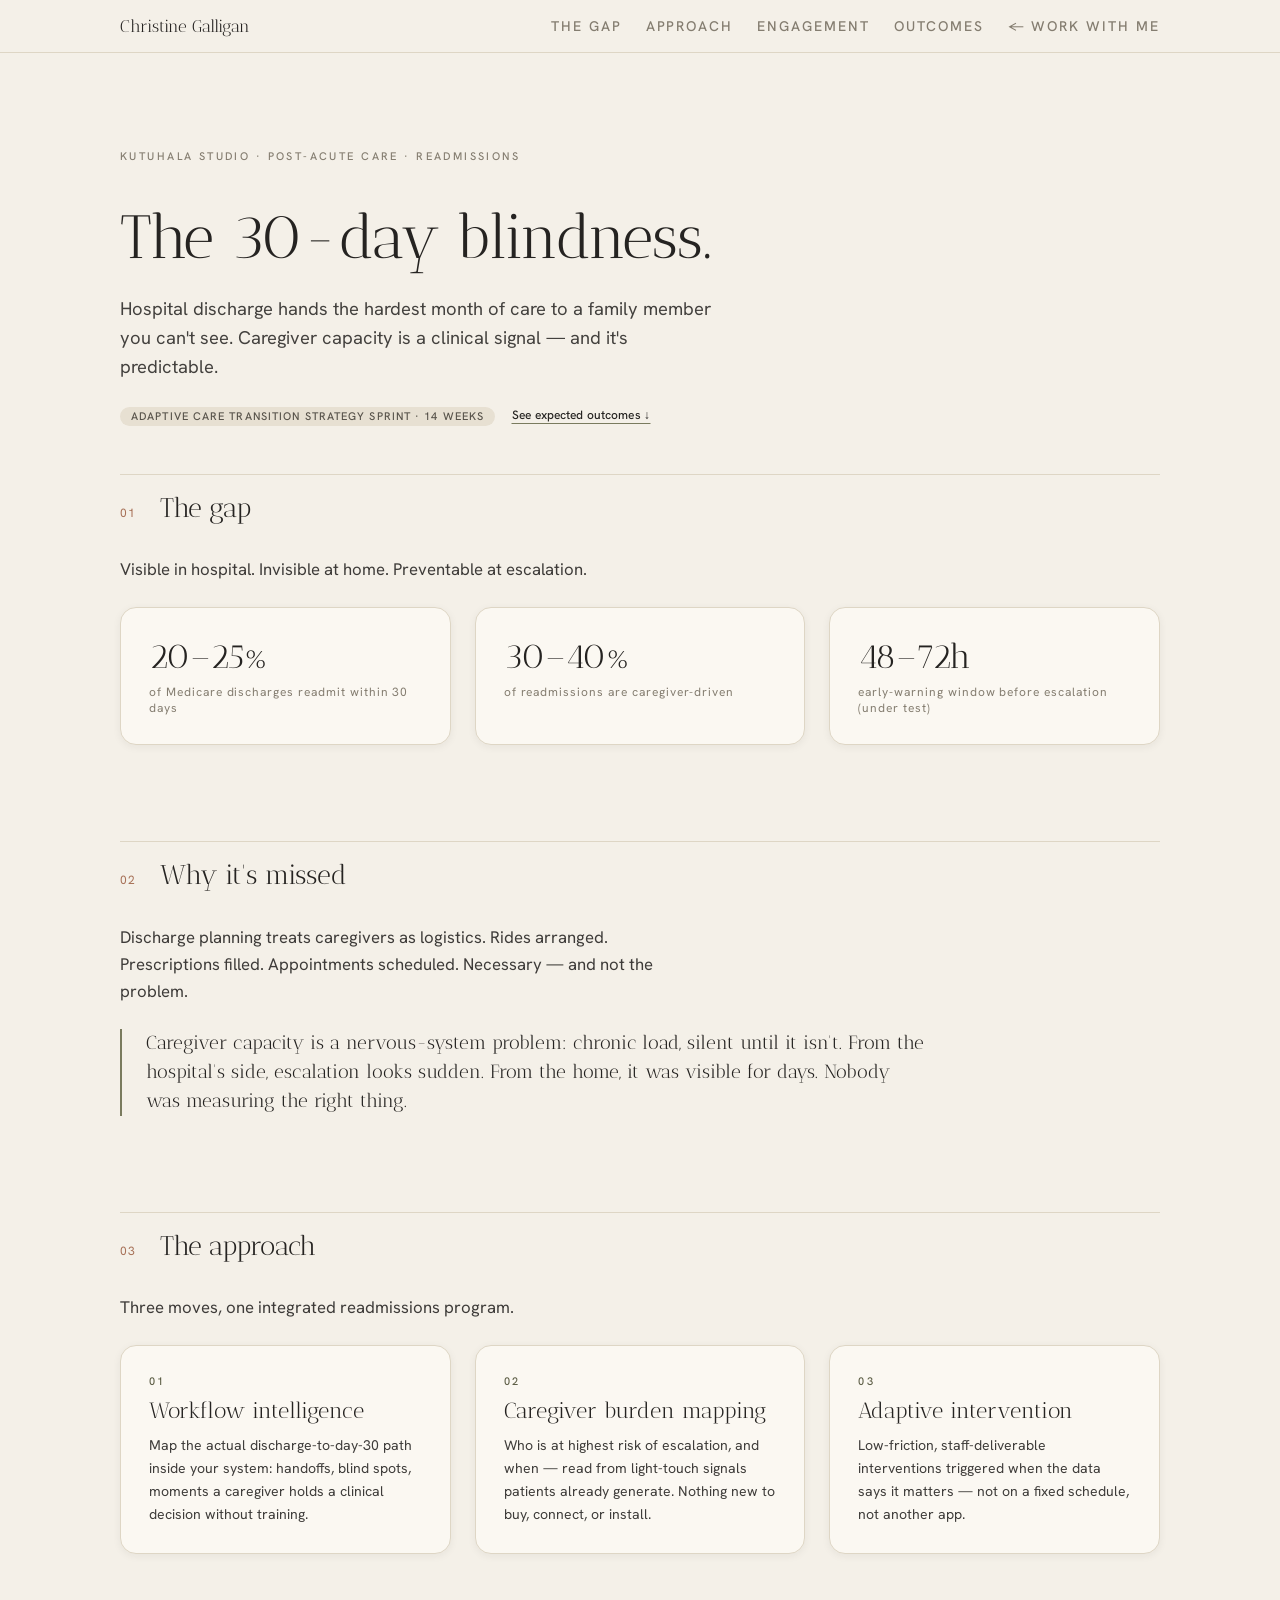
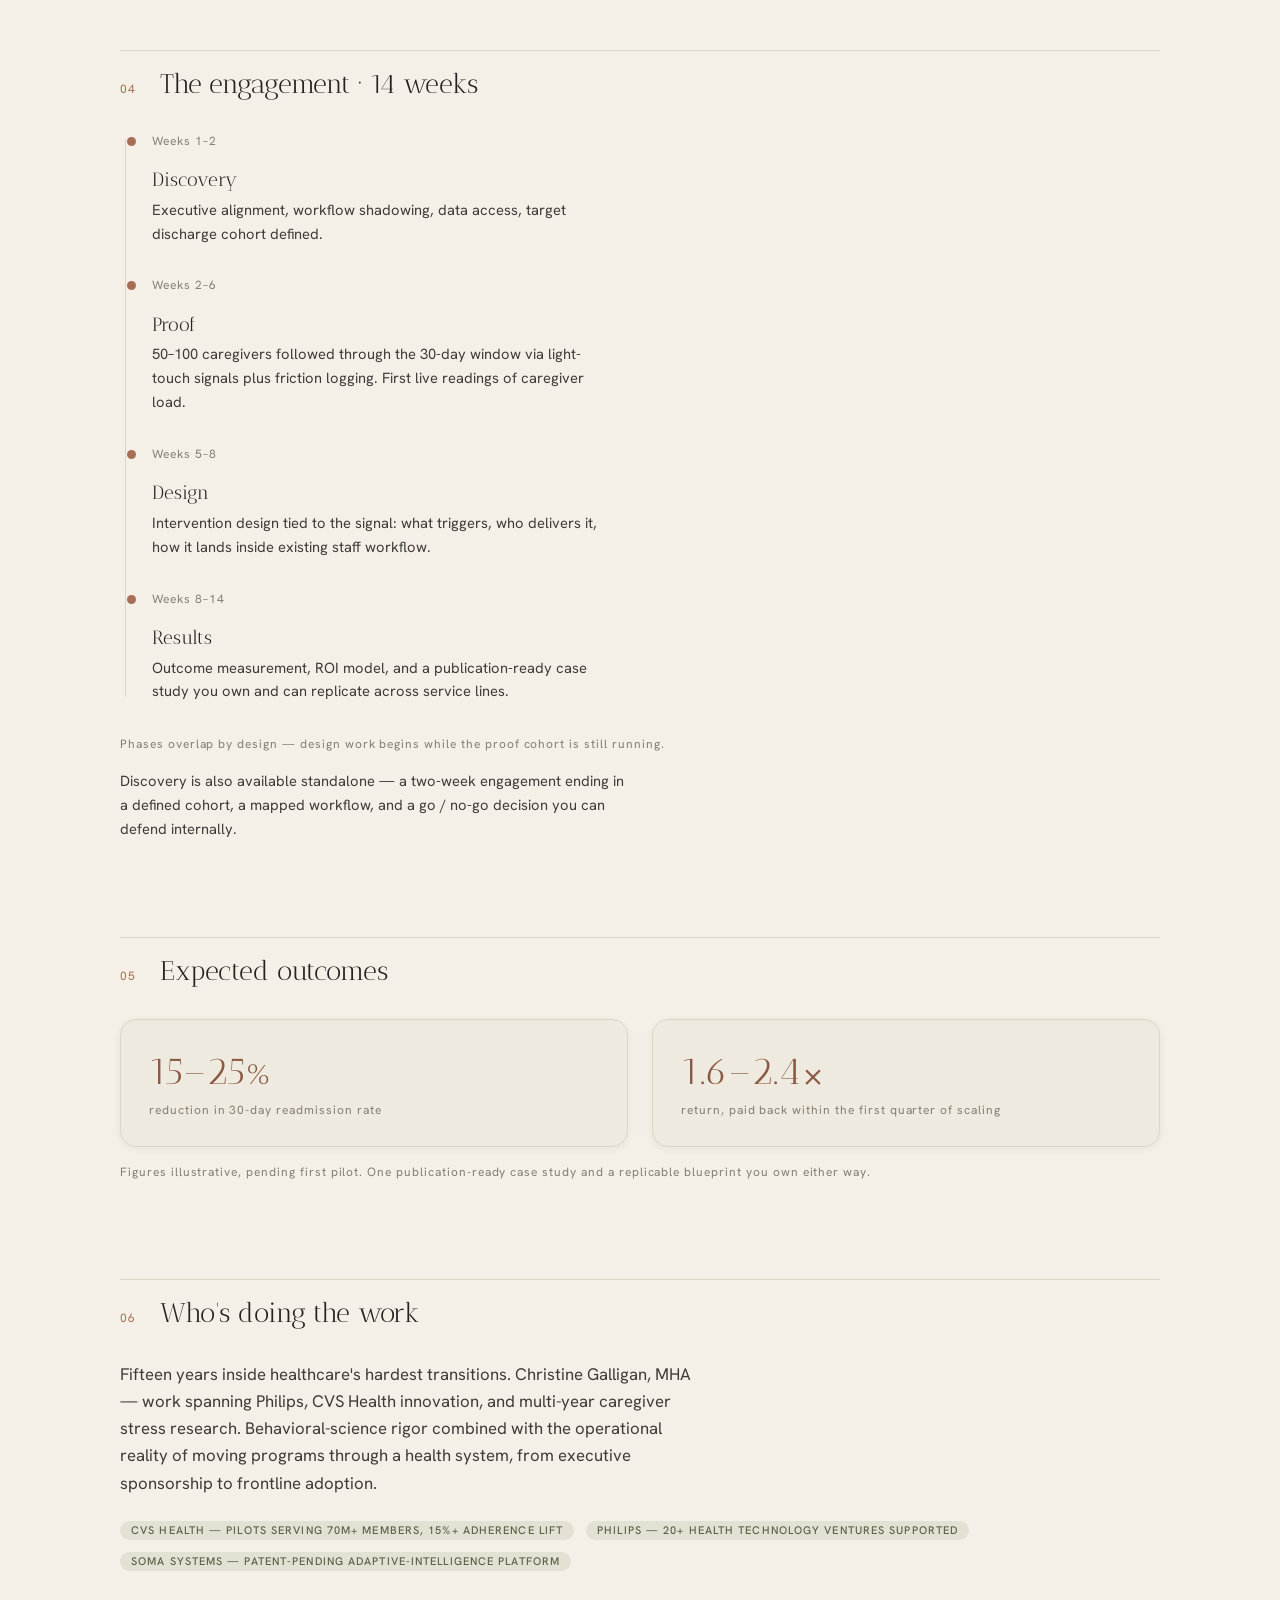
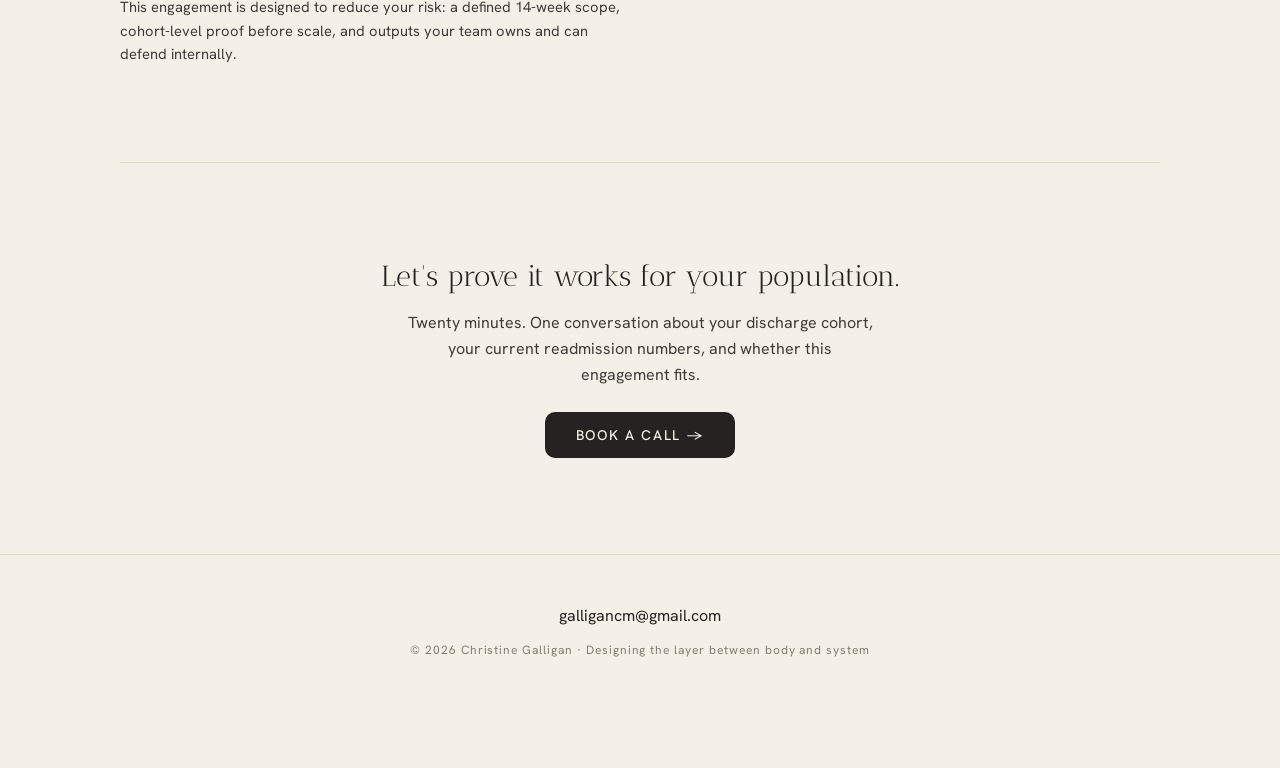
<file: care-transition-sprint.html>
<!DOCTYPE html>
<html>
<head>
<meta charset="utf-8">
<title>Adaptive Care Transition Strategy Sprint — Christine Galligan</title>
<meta name="description" content="Adaptive Care Transition Strategy Sprint — Christine Galligan">
<meta property="og:title" content="Adaptive Care Transition Strategy Sprint — Christine Galligan">
<meta property="og:description" content="Adaptive Care Transition Strategy Sprint — Christine Galligan">
<meta property="og:image" content="/img/gingham-laugh.jpg">
<meta name="twitter:card" content="summary_large_image">
<link rel="icon" href="/favicon.svg" type="image/svg+xml">
<meta name="viewport" content="width=device-width, initial-scale=1">
<script src="/support.js"></script>
</head>
<body>
<x-dc>

<helmet>
  <link rel="stylesheet" href="/_ds/somatag-design-system-26c624bf-910f-458b-b199-011631f2c2db/tokens/fonts.css">
  <link rel="stylesheet" href="/_ds/somatag-design-system-26c624bf-910f-458b-b199-011631f2c2db/tokens/colors.css">
  <link rel="stylesheet" href="/_ds/somatag-design-system-26c624bf-910f-458b-b199-011631f2c2db/tokens/typography.css">
  <link rel="stylesheet" href="/_ds/somatag-design-system-26c624bf-910f-458b-b199-011631f2c2db/tokens/spacing.css">
  <link rel="stylesheet" href="/_ds/somatag-design-system-26c624bf-910f-458b-b199-011631f2c2db/styles.css">
  <script src="/_ds/somatag-design-system-26c624bf-910f-458b-b199-011631f2c2db/_ds_bundle.js"></script>
  
  <title>Adaptive Care Transition Strategy Sprint — Christine Galligan</title>
  <style>
    body{background:var(--paper);color:var(--ink);font-family:var(--font-sans);-webkit-font-smoothing:antialiased}
    a{color:var(--text-link);text-decoration:none}
    a:hover{color:var(--text-link-hover)}
  </style>
</helmet>

<div>
<nav style="position:sticky;top:0;z-index:20;background:rgba(244,240,232,0.9);backdrop-filter:blur(6px);border-bottom:1px solid var(--border-hairline)">
  <div style="display:flex;justify-content:space-between;align-items:center;max-width:1040px;margin:0 auto;padding:var(--space-4) var(--space-6);flex-wrap:wrap;gap:var(--space-3)">
    <a href="/" style="font-family:var(--font-display);font-size:1.05rem">Christine Galligan</a>
    <div style="display:flex;gap:var(--space-5);align-items:center">
      <a class="ds-nav" href="#gap" style="color:var(--ink-faint)">The Gap</a>
      <a class="ds-nav" href="#approach" style="color:var(--ink-faint)">Approach</a>
      <a class="ds-nav" href="#engagement" style="color:var(--ink-faint)">Engagement</a>
      <a class="ds-nav" href="#outcomes" style="color:var(--ink-faint)">Outcomes</a>
      <a class="ds-nav" href="/#services" style="color:var(--ink-faint)">← Work With Me</a>
    </div>
  </div>
</nav>

<div style="max-width:1040px;margin:0 auto;padding:0 var(--space-6)">

  <header style="padding:var(--space-9) 0 var(--space-7)">
    <div class="ds-eyebrow" style="margin-bottom:var(--space-4)">Kutuhala Studio · Post-Acute Care · Readmissions</div>
    <h1 style="font-family:var(--font-display);font-weight:400;font-size:clamp(2.4rem,6vw,3.8rem);line-height:1.1;max-width:16ch;margin-bottom:var(--space-5)">The 30-day blindness.</h1>
    <p style="font-size:1.15rem;opacity:.85;max-width:600px;margin-bottom:var(--space-5);line-height:1.6">Hospital discharge hands the hardest month of care to a family member you can't see. Caregiver capacity is a clinical signal — and it's predictable.</p>
    <div style="display:flex;gap:var(--space-4);align-items:center;flex-wrap:wrap">
      <x-import component-from-global-scope="SomatagDesignSystem_26c624.Badge" tone="neutral" hint-size="auto,28px">Adaptive Care Transition Strategy Sprint · 14 weeks</x-import>
      <x-import component-from-global-scope="SomatagDesignSystem_26c624.Button" as="a" href="#outcomes" variant="link" size="sm" hint-size="auto,24px">See expected outcomes ↓</x-import>
    </div>
  </header>

  

  <section id="gap" style="margin-bottom:var(--space-9)">
    <div style="display:flex;gap:var(--space-5);align-items:baseline;border-top:1px solid var(--border-hairline);padding-top:var(--space-4);margin-bottom:var(--space-6)">
      <span class="ds-caption" style="color:var(--clay)">01</span>
      <h2 style="font-family:var(--font-display);font-weight:400;font-size:1.7rem;margin:0">The gap</h2>
    </div>
    <p style="opacity:.88;margin-bottom:var(--space-5);font-size:1.05rem;max-width:64ch">Visible in hospital. Invisible at home. Preventable at escalation.</p>
    <div style="display:grid;grid-template-columns:repeat(3,1fr);gap:var(--space-5)">
      <x-import component-from-global-scope="SomatagDesignSystem_26c624.Card" hint-size="100%,130px" style="text-align:center">
        <div style="font-family:var(--font-display);font-size:2.1rem;color:var(--ink)">20–25%</div>
        <div class="ds-caption" style="margin-top:.5rem">of Medicare discharges readmit within 30 days</div>
      </x-import>
      <x-import component-from-global-scope="SomatagDesignSystem_26c624.Card" hint-size="100%,130px" style="text-align:center">
        <div style="font-family:var(--font-display);font-size:2.1rem;color:var(--ink)">30–40%</div>
        <div class="ds-caption" style="margin-top:.5rem">of readmissions are caregiver-driven</div>
      </x-import>
      <x-import component-from-global-scope="SomatagDesignSystem_26c624.Card" hint-size="100%,130px" style="text-align:center">
        <div style="font-family:var(--font-display);font-size:2.1rem;color:var(--ink)">48–72h</div>
        <div class="ds-caption" style="margin-top:.5rem">early-warning window before escalation (under test)</div>
      </x-import>
    </div>
  </section>

  <section style="margin-bottom:var(--space-9)">
    <div style="display:flex;gap:var(--space-5);align-items:baseline;border-top:1px solid var(--border-hairline);padding-top:var(--space-4);margin-bottom:var(--space-6)">
      <span class="ds-caption" style="color:var(--clay)">02</span>
      <h2 style="font-family:var(--font-display);font-weight:400;font-size:1.7rem;margin:0">Why it's missed</h2>
    </div>
    <p style="opacity:.88;margin-bottom:var(--space-5);font-size:1.05rem;max-width:64ch">Discharge planning treats caregivers as logistics. Rides arranged. Prescriptions filled. Appointments scheduled. Necessary — and not the problem.</p>
    <div style="border-left:2px solid var(--sage);padding-left:var(--space-5);font-family:var(--font-display);font-size:1.2rem;line-height:1.5;max-width:60ch;color:var(--ink)">Caregiver capacity is a nervous-system problem: chronic load, silent until it isn't. From the hospital's side, escalation looks sudden. From the home, it was visible for days. Nobody was measuring the right thing.</div>
  </section>

  <section id="approach" style="margin-bottom:var(--space-9)">
    <div style="display:flex;gap:var(--space-5);align-items:baseline;border-top:1px solid var(--border-hairline);padding-top:var(--space-4);margin-bottom:var(--space-6)">
      <span class="ds-caption" style="color:var(--clay)">03</span>
      <h2 style="font-family:var(--font-display);font-weight:400;font-size:1.7rem;margin:0">The approach</h2>
    </div>
    <p style="opacity:.88;margin-bottom:var(--space-5);font-size:1.05rem;max-width:64ch">Three moves, one integrated readmissions program.</p>
    <div style="display:grid;grid-template-columns:repeat(3,1fr);gap:var(--space-5)">
      <x-import component-from-global-scope="SomatagDesignSystem_26c624.Card" eyebrow="01" title="Workflow intelligence" hint-size="100%,190px">
        <p style="font-size:.88rem;margin:0;opacity:.88">Map the actual discharge-to-day-30 path inside your system: handoffs, blind spots, moments a caregiver holds a clinical decision without training.</p>
      </x-import>
      <x-import component-from-global-scope="SomatagDesignSystem_26c624.Card" eyebrow="02" title="Caregiver burden mapping" hint-size="100%,190px">
        <p style="font-size:.88rem;margin:0;opacity:.88">Who is at highest risk of escalation, and when — read from light-touch signals patients already generate. Nothing new to buy, connect, or install.</p>
      </x-import>
      <x-import component-from-global-scope="SomatagDesignSystem_26c624.Card" eyebrow="03" title="Adaptive intervention" hint-size="100%,190px">
        <p style="font-size:.88rem;margin:0;opacity:.88">Low-friction, staff-deliverable interventions triggered when the data says it matters — not on a fixed schedule, not another app.</p>
      </x-import>
    </div>
  </section>

  <section id="engagement" style="margin-bottom:var(--space-9)">
    <div style="display:flex;gap:var(--space-5);align-items:baseline;border-top:1px solid var(--border-hairline);padding-top:var(--space-4);margin-bottom:var(--space-6)">
      <span class="ds-caption" style="color:var(--clay)">04</span>
      <h2 style="font-family:var(--font-display);font-weight:400;font-size:1.7rem;margin:0">The engagement · 14 weeks</h2>
    </div>
    <div style="position:relative;padding-left:var(--space-6)">
      <div style="position:absolute;left:5px;top:6px;bottom:6px;width:1px;background:var(--border-hairline)"></div>

      <div style="position:relative;padding-bottom:var(--space-6)">
        <div style="position:absolute;left:-1px;top:4px;width:9px;height:9px;border-radius:50%;background:var(--clay);transform:translateX(-24px)"></div>
        <div class="ds-caption" style="margin-bottom:.3rem">Weeks 1–2</div>
        <h3 style="font-family:var(--font-display);font-weight:400;font-size:1.2rem;margin-bottom:.4rem">Discovery</h3>
        <p style="font-size:.92rem;margin:0;opacity:.88;max-width:56ch">Executive alignment, workflow shadowing, data access, target discharge cohort defined.</p>
      </div>
      <div style="position:relative;padding-bottom:var(--space-6)">
        <div style="position:absolute;left:-1px;top:4px;width:9px;height:9px;border-radius:50%;background:var(--clay);transform:translateX(-24px)"></div>
        <div class="ds-caption" style="margin-bottom:.3rem">Weeks 2–6</div>
        <h3 style="font-family:var(--font-display);font-weight:400;font-size:1.2rem;margin-bottom:.4rem">Proof</h3>
        <p style="font-size:.92rem;margin:0;opacity:.88;max-width:56ch">50–100 caregivers followed through the 30-day window via light-touch signals plus friction logging. First live readings of caregiver load.</p>
      </div>
      <div style="position:relative;padding-bottom:var(--space-6)">
        <div style="position:absolute;left:-1px;top:4px;width:9px;height:9px;border-radius:50%;background:var(--clay);transform:translateX(-24px)"></div>
        <div class="ds-caption" style="margin-bottom:.3rem">Weeks 5–8</div>
        <h3 style="font-family:var(--font-display);font-weight:400;font-size:1.2rem;margin-bottom:.4rem">Design</h3>
        <p style="font-size:.92rem;margin:0;opacity:.88;max-width:56ch">Intervention design tied to the signal: what triggers, who delivers it, how it lands inside existing staff workflow.</p>
      </div>
      <div style="position:relative">
        <div style="position:absolute;left:-1px;top:4px;width:9px;height:9px;border-radius:50%;background:var(--clay);transform:translateX(-24px)"></div>
        <div class="ds-caption" style="margin-bottom:.3rem">Weeks 8–14</div>
        <h3 style="font-family:var(--font-display);font-weight:400;font-size:1.2rem;margin-bottom:.4rem">Results</h3>
        <p style="font-size:.92rem;margin:0;opacity:.88;max-width:56ch">Outcome measurement, ROI model, and a publication-ready case study you own and can replicate across service lines.</p>
      </div>
    </div>
    <p class="ds-caption" style="margin:var(--space-6) 0 var(--space-3)">Phases overlap by design — design work begins while the proof cohort is still running.</p>
    <p style="font-size:.92rem;opacity:.88;max-width:64ch">Discovery is also available standalone — a two-week engagement ending in a defined cohort, a mapped workflow, and a go / no-go decision you can defend internally.</p>
  </section>

  <section id="outcomes" style="margin-bottom:var(--space-9)">
    <div style="display:flex;gap:var(--space-5);align-items:baseline;border-top:1px solid var(--border-hairline);padding-top:var(--space-4);margin-bottom:var(--space-6)">
      <span class="ds-caption" style="color:var(--clay)">05</span>
      <h2 style="font-family:var(--font-display);font-weight:400;font-size:1.7rem;margin:0">Expected outcomes</h2>
    </div>
    <div style="display:grid;grid-template-columns:repeat(2,1fr);gap:var(--space-5);margin-bottom:var(--space-4)">
      <x-import component-from-global-scope="SomatagDesignSystem_26c624.Card" tone="raised" hint-size="100%,150px" style="text-align:center;border-color:var(--clay)">
        <div style="font-family:var(--font-display);font-size:2.4rem;color:var(--clay-deep)">15–25%</div>
        <div class="ds-caption" style="margin-top:.5rem">reduction in 30-day readmission rate</div>
      </x-import>
      <x-import component-from-global-scope="SomatagDesignSystem_26c624.Card" tone="raised" hint-size="100%,150px" style="text-align:center;border-color:var(--clay)">
        <div style="font-family:var(--font-display);font-size:2.4rem;color:var(--clay-deep)">1.6–2.4×</div>
        <div class="ds-caption" style="margin-top:.5rem">return, paid back within the first quarter of scaling</div>
      </x-import>
    </div>
    <p class="ds-caption">Figures illustrative, pending first pilot. One publication-ready case study and a replicable blueprint you own either way.</p>
  </section>

  <section style="margin-bottom:var(--space-9)">
    <div style="display:flex;gap:var(--space-5);align-items:baseline;border-top:1px solid var(--border-hairline);padding-top:var(--space-4);margin-bottom:var(--space-6)">
      <span class="ds-caption" style="color:var(--clay)">06</span>
      <h2 style="font-family:var(--font-display);font-weight:400;font-size:1.7rem;margin:0">Who's doing the work</h2>
    </div>
    <p style="opacity:.88;margin-bottom:var(--space-5);font-size:1.05rem;max-width:64ch">Fifteen years inside healthcare's hardest transitions. Christine Galligan, MHA — work spanning Philips, CVS Health innovation, and multi-year caregiver stress research. Behavioral-science rigor combined with the operational reality of moving programs through a health system, from executive sponsorship to frontline adoption.</p>
    <div style="display:flex;flex-wrap:wrap;gap:var(--space-3);margin-bottom:var(--space-5)">
      <x-import component-from-global-scope="SomatagDesignSystem_26c624.Badge" tone="sage" hint-size="auto,28px">CVS Health — pilots serving 70M+ members, 15%+ adherence lift</x-import>
      <x-import component-from-global-scope="SomatagDesignSystem_26c624.Badge" tone="sage" hint-size="auto,28px">Philips — 20+ health technology ventures supported</x-import>
      <x-import component-from-global-scope="SomatagDesignSystem_26c624.Badge" tone="sage" hint-size="auto,28px">SOMA Systems — patent-pending adaptive-intelligence platform</x-import>
    </div>
    <p style="font-size:.92rem;opacity:.88;max-width:64ch">This engagement is designed to reduce your risk: a defined 14-week scope, cohort-level proof before scale, and outputs your team owns and can defend internally.</p>
  </section>

  <div style="text-align:center;padding:var(--space-9) 0;border-top:1px solid var(--border-hairline)">
    <h2 style="font-family:var(--font-display);font-weight:400;font-size:1.8rem;margin:0 0 var(--space-3)">Let's prove it works for your population.</h2>
    <p style="opacity:.88;margin-bottom:var(--space-5);max-width:52ch;margin-left:auto;margin-right:auto">Twenty minutes. One conversation about your discharge cohort, your current readmission numbers, and whether this engagement fits.</p>
    <x-import component-from-global-scope="SomatagDesignSystem_26c624.Button" as="a" href="mailto:galligancm@gmail.com?subject=Adaptive%20Care%20Transition%20Strategy%20Sprint%20-%2020%20min%20call" variant="solid" size="lg" hint-size="auto,50px">Book a call →</x-import>
  </div>
</div>

<footer style="border-top:1px solid var(--border-hairline);padding:var(--space-6) 0 var(--space-9);text-align:center">
  <p style="margin-bottom:var(--space-2)"><a href="mailto:galligancm@gmail.com">galligancm@gmail.com</a></p>
  <p class="ds-caption">© 2026 Christine Galligan · Designing the layer between body and system</p>
</footer>
</div>

</x-dc>
</body>
</html>
</file>
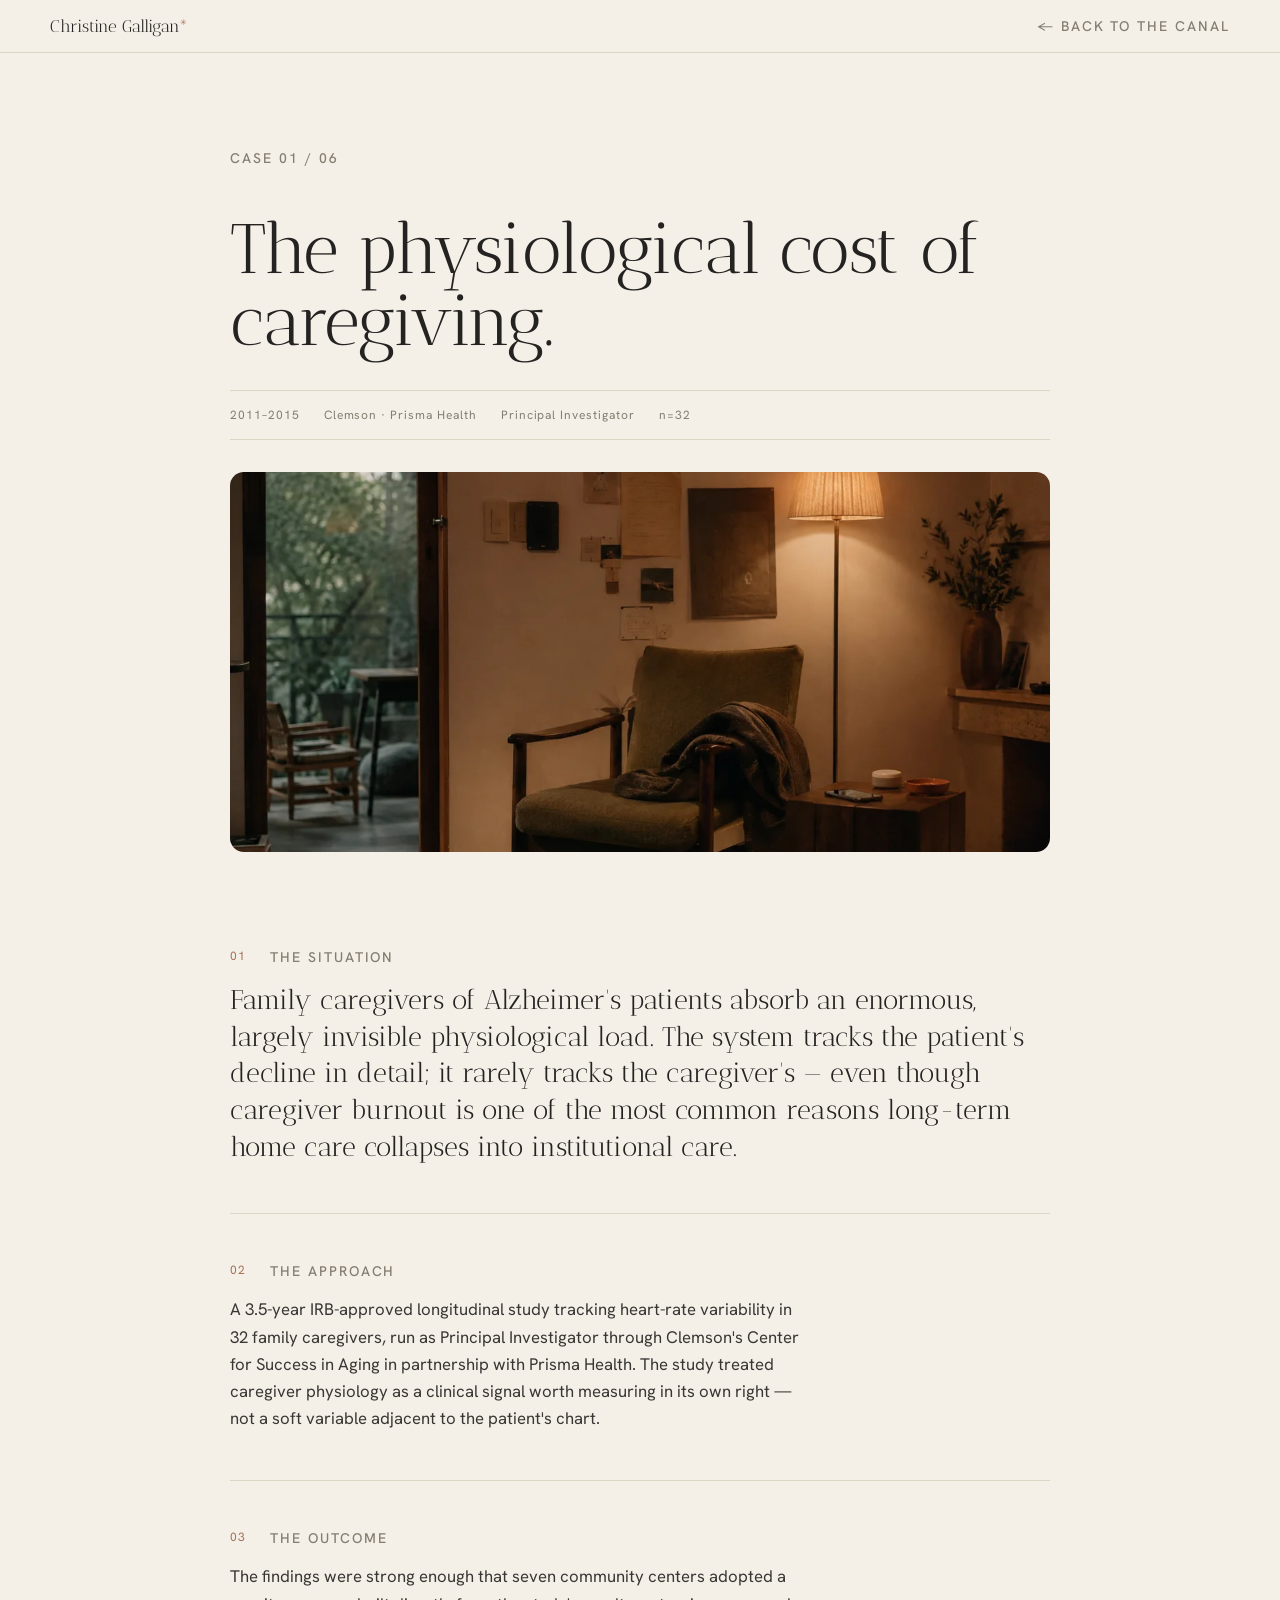
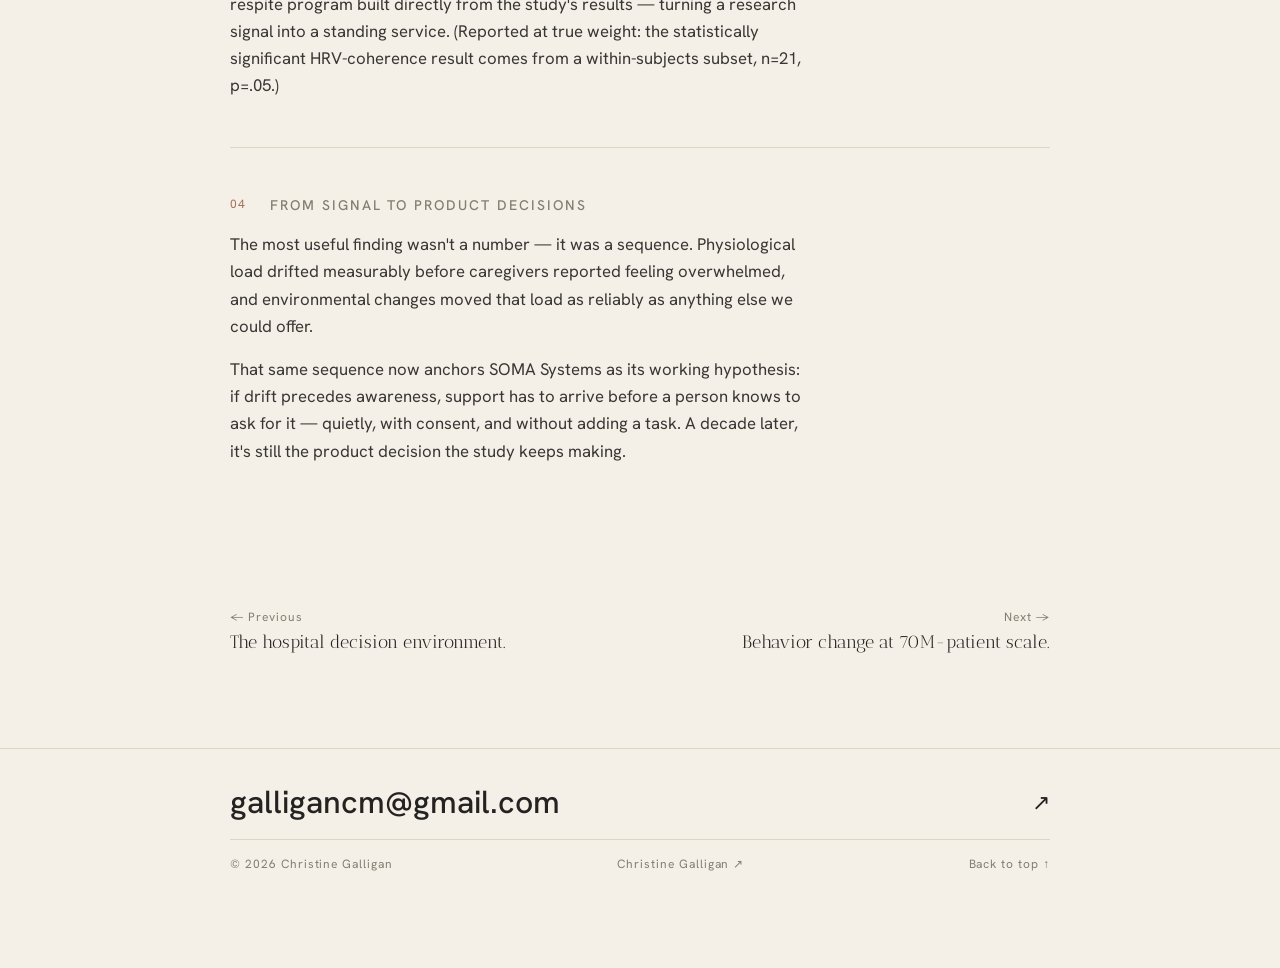
<file: caregiving-hrv-study.html>
<!DOCTYPE html>
<html>
<head>
<meta charset="utf-8">
<title>The physiological cost of caregiving. — Christine Galligan</title>
<meta name="description" content="The physiological cost of caregiving. — Christine Galligan">
<meta property="og:title" content="The physiological cost of caregiving. — Christine Galligan">
<meta property="og:description" content="The physiological cost of caregiving. — Christine Galligan">
<meta property="og:image" content="/img/gingham-laugh.jpg">
<meta name="twitter:card" content="summary_large_image">
<link rel="icon" href="/favicon.svg" type="image/svg+xml">
<meta name="viewport" content="width=device-width, initial-scale=1">
<script src="/support.js"></script>
</head>
<body>
<x-dc>

<helmet>
  <link rel="stylesheet" href="/_ds/somatag-design-system-26c624bf-910f-458b-b199-011631f2c2db/tokens/fonts.css">
  <link rel="stylesheet" href="/_ds/somatag-design-system-26c624bf-910f-458b-b199-011631f2c2db/tokens/colors.css">
  <link rel="stylesheet" href="/_ds/somatag-design-system-26c624bf-910f-458b-b199-011631f2c2db/tokens/typography.css">
  <link rel="stylesheet" href="/_ds/somatag-design-system-26c624bf-910f-458b-b199-011631f2c2db/tokens/spacing.css">
  <link rel="stylesheet" href="/_ds/somatag-design-system-26c624bf-910f-458b-b199-011631f2c2db/styles.css">
  <script src="/_ds/somatag-design-system-26c624bf-910f-458b-b199-011631f2c2db/_ds_bundle.js"></script>
  
  <title>The physiological cost of caregiving. — Christine Galligan</title>
  <style>
    body{background:var(--paper);color:var(--ink);font-family:var(--font-sans);-webkit-font-smoothing:antialiased}
    a{color:var(--text-link);text-decoration:none}
    a:hover{color:var(--text-link-hover)}
  </style>
</helmet>

<div id="top">
<nav style="position:sticky;top:0;z-index:20;background:rgba(244,240,232,0.9);backdrop-filter:blur(6px);border-bottom:1px solid var(--border-hairline)">
  <div style="max-width:var(--content-max);margin:0 auto;padding:var(--space-4) var(--space-6);display:flex;justify-content:space-between;align-items:center">
    <a href="/" style="font-family:var(--font-display);font-size:1.05rem">Christine Galligan<sup style="font-family:var(--font-sans);font-size:.5rem;color:var(--clay)">✳</sup></a>
    <a class="ds-nav" href="/#voyage" style="color:var(--ink-faint)">← Back to the canal</a>
  </div>
</nav>

<div style="max-width:820px;margin:0 auto;padding:0 var(--space-6)">
  <header style="padding:var(--space-9) 0 var(--space-6)">
    <div class="ds-nav" style="color:var(--ink-faint);margin-bottom:var(--space-6)">Case 01 / 06</div>
    <h1 style="font-family:var(--font-display);font-weight:400;font-size:clamp(2.4rem,6.5vw,4.4rem);line-height:1.02;letter-spacing:var(--ls-display);margin-bottom:var(--space-6)">The physiological cost of caregiving.</h1>
    <div style="display:flex;gap:var(--space-5);flex-wrap:wrap;border-top:1px solid var(--border-hairline);border-bottom:1px solid var(--border-hairline);padding:var(--space-4) 0">
      <span class="ds-caption">2011–2015</span><span class="ds-caption">Clemson · Prisma Health</span><span class="ds-caption">Principal Investigator</span><span class="ds-caption">n=32</span>
    </div>
  </header>
  <img src="/img/cases/case-01-hero.webp" alt="Caregiving HRV study — field image" loading="lazy" style="width:100%;height:380px;margin-bottom:var(--space-7);display:block;object-fit:cover;border-radius:14px;">

  <section style="padding:var(--space-7) 0;border-bottom:1px solid var(--border-hairline)">
    <div style="display:flex;gap:var(--space-5);margin-bottom:var(--space-4)"><span class="ds-caption" style="color:var(--clay)">01</span><span class="ds-nav" style="color:var(--ink-faint)">The Situation</span></div>
    <p style="font-family:var(--font-display);font-size:clamp(1.3rem,2.6vw,1.7rem);line-height:1.35;max-width:64ch;margin:0">Family caregivers of Alzheimer's patients absorb an enormous, largely invisible physiological load. The system tracks the patient's decline in detail; it rarely tracks the caregiver's — even though caregiver burnout is one of the most common reasons long-term home care collapses into institutional care.</p>
  </section>

  <section style="padding:var(--space-7) 0;border-bottom:1px solid var(--border-hairline)">
    <div style="display:flex;gap:var(--space-5);margin-bottom:var(--space-4)"><span class="ds-caption" style="color:var(--clay)">02</span><span class="ds-nav" style="color:var(--ink-faint)">The Approach</span></div>
    <p style="font-size:1.05rem;opacity:.9;max-width:64ch;margin:0">A 3.5-year IRB-approved longitudinal study tracking heart-rate variability in 32 family caregivers, run as Principal Investigator through Clemson's Center for Success in Aging in partnership with Prisma Health. The study treated caregiver physiology as a clinical signal worth measuring in its own right — not a soft variable adjacent to the patient's chart.</p>
  </section>

  <section style="padding:var(--space-7) 0;border-bottom:1px solid var(--border-hairline)">
    <div style="display:flex;gap:var(--space-5);margin-bottom:var(--space-4)"><span class="ds-caption" style="color:var(--clay)">03</span><span class="ds-nav" style="color:var(--ink-faint)">The Outcome</span></div>
    <p style="font-size:1.05rem;opacity:.9;max-width:64ch;margin:0">The findings were strong enough that seven community centers adopted a respite program built directly from the study's results — turning a research signal into a standing service. (Reported at true weight: the statistically significant HRV-coherence result comes from a within-subjects subset, n=21, p=.05.)</p>
  </section>

  <section style="padding:var(--space-7) 0">
    <div style="display:flex;gap:var(--space-5);margin-bottom:var(--space-4)"><span class="ds-caption" style="color:var(--clay)">04</span><span class="ds-nav" style="color:var(--ink-faint)">From Signal to Product Decisions</span></div>
    <p style="font-size:1.05rem;opacity:.9;max-width:64ch;margin-bottom:var(--space-4)">The most useful finding wasn't a number — it was a sequence. Physiological load drifted measurably before caregivers reported feeling overwhelmed, and environmental changes moved that load as reliably as anything else we could offer.</p>
    <p style="font-size:1.05rem;opacity:.9;max-width:64ch;margin:0">That same sequence now anchors SOMA Systems as its working hypothesis: if drift precedes awareness, support has to arrive before a person knows to ask for it — quietly, with consent, and without adding a task. A decade later, it's still the product decision the study keeps making.</p>
  </section>

  <div style="display:flex;justify-content:space-between;gap:var(--space-5);padding:var(--space-9) 0">
    <a href="/healthcare-control-center" style="max-width:46%"><div class="ds-caption" style="margin-bottom:.4rem">← Previous</div><div style="font-family:var(--font-display);font-size:1.1rem">The hospital decision environment.</div></a>
    <a href="/cvs-health-scale" style="max-width:46%;text-align:right"><div class="ds-caption" style="margin-bottom:.4rem">Next →</div><div style="font-family:var(--font-display);font-size:1.1rem">Behavior change at 70M-patient scale.</div></a>
  </div>
</div>

<footer style="border-top:1px solid var(--border-hairline);padding:var(--space-6) 0 var(--space-9)">
  <div style="max-width:820px;margin:0 auto;padding:0 var(--space-6)">
    <a href="mailto:galligancm@gmail.com" style="display:flex;justify-content:space-between;align-items:center;border-bottom:1px solid var(--border-hairline);padding-bottom:var(--space-4);margin-bottom:var(--space-4)">
      <span style="font-family:var(--font-sans);font-weight:500;font-size:clamp(1.3rem,3.5vw,2rem)">galligancm@gmail.com</span><span style="font-size:1.4rem">↗</span>
    </a>
    <div style="display:flex;justify-content:space-between;flex-wrap:wrap;gap:var(--space-4)">
      <span class="ds-caption">© 2026 Christine Galligan</span>
      <a class="ds-caption" href="/">Christine Galligan ↗</a>
      <a class="ds-caption" href="/#top">Back to top ↑</a>
    </div>
  </div>
</footer>
</div>

</x-dc>
</body>
</html>
</file>
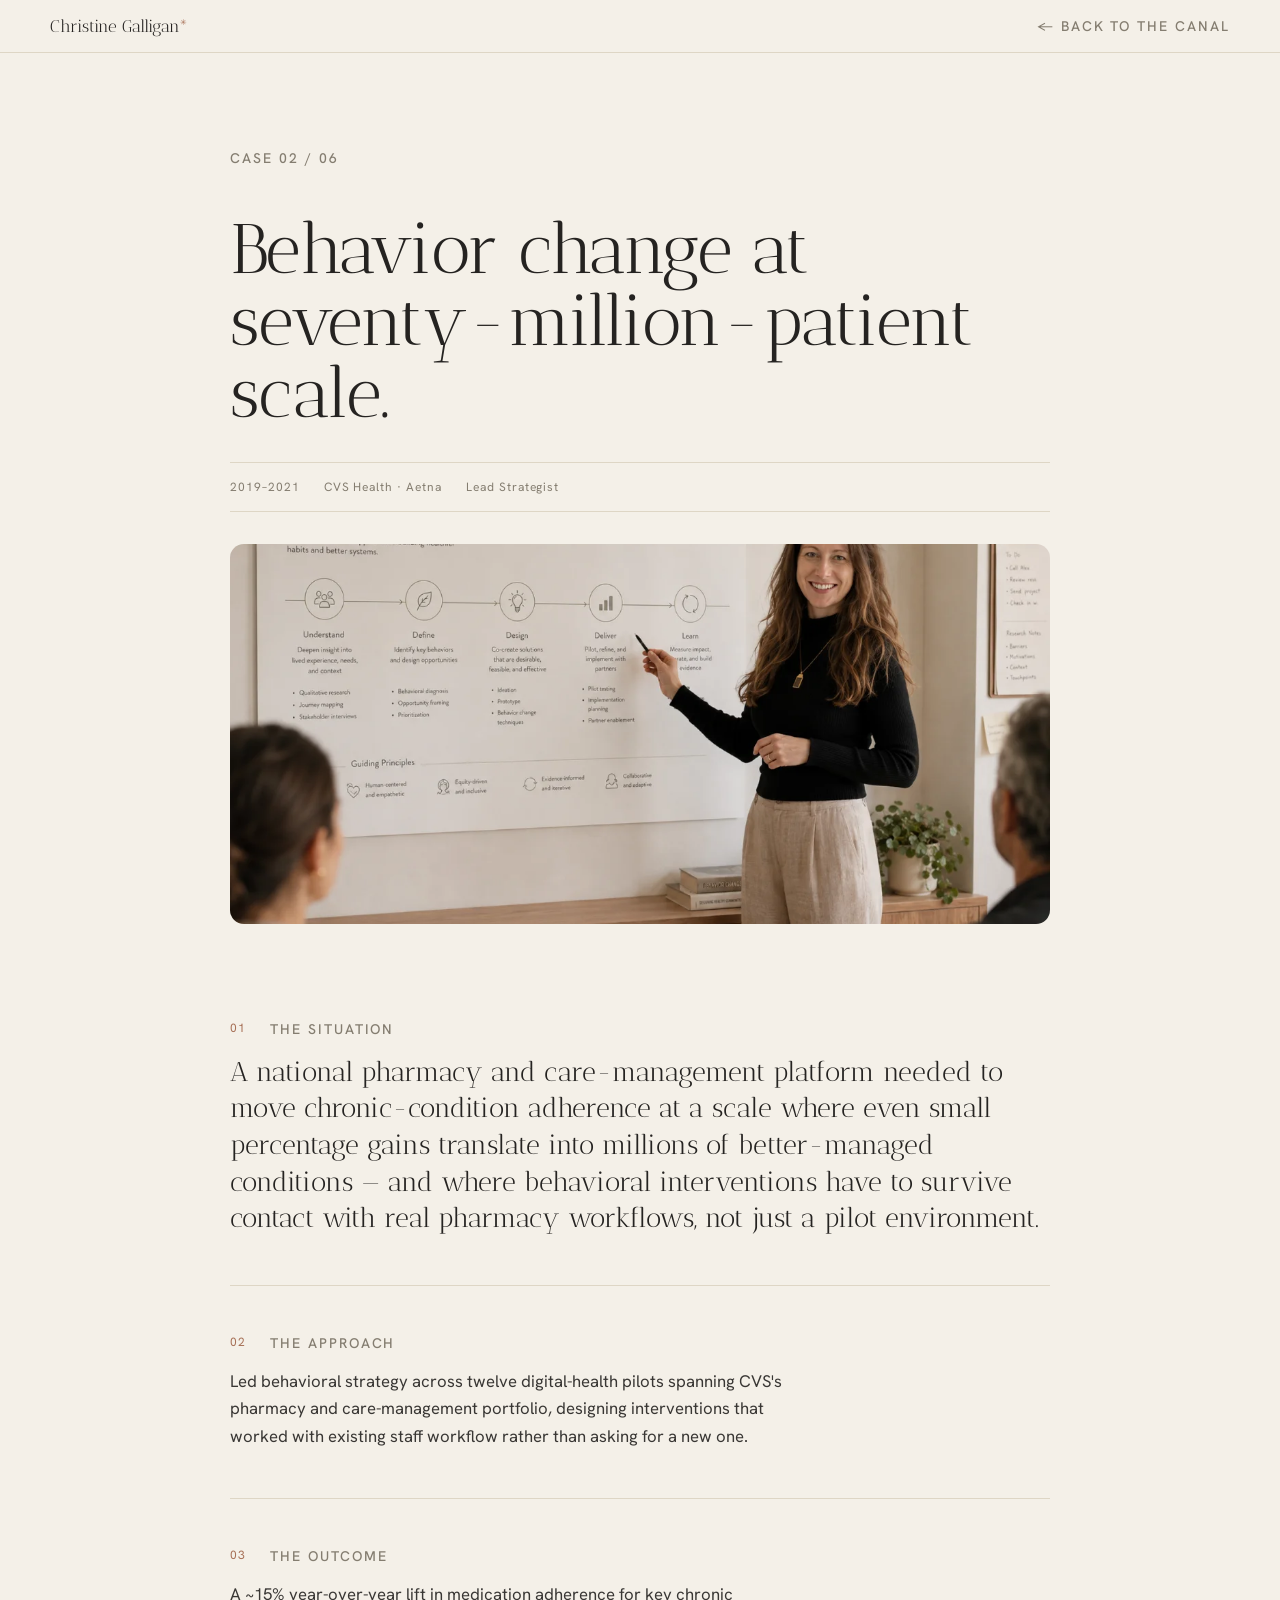
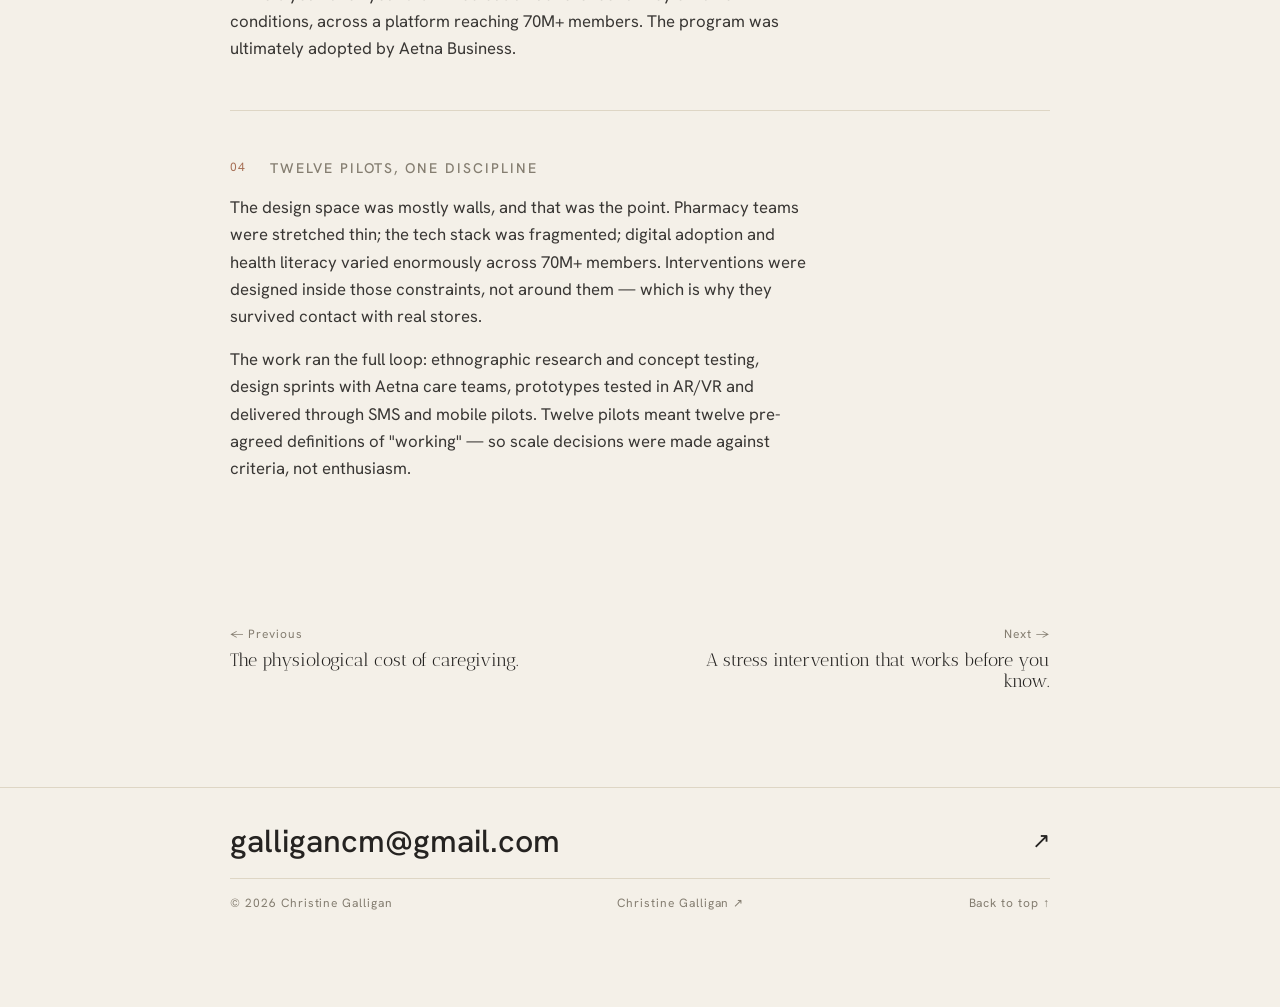
<file: cvs-health-scale.html>
<!DOCTYPE html>
<html>
<head>
<meta charset="utf-8">
<title>Behavior change at seventy-million-patient scale. — Christine Galligan</title>
<meta name="description" content="Behavior change at seventy-million-patient scale. — Christine Galligan">
<meta property="og:title" content="Behavior change at seventy-million-patient scale. — Christine Galligan">
<meta property="og:description" content="Behavior change at seventy-million-patient scale. — Christine Galligan">
<meta property="og:image" content="/img/gingham-laugh.jpg">
<meta name="twitter:card" content="summary_large_image">
<link rel="icon" href="/favicon.svg" type="image/svg+xml">
<meta name="viewport" content="width=device-width, initial-scale=1">
<script src="/support.js"></script>
</head>
<body>
<x-dc>

<helmet>
  <link rel="stylesheet" href="/_ds/somatag-design-system-26c624bf-910f-458b-b199-011631f2c2db/tokens/fonts.css">
  <link rel="stylesheet" href="/_ds/somatag-design-system-26c624bf-910f-458b-b199-011631f2c2db/tokens/colors.css">
  <link rel="stylesheet" href="/_ds/somatag-design-system-26c624bf-910f-458b-b199-011631f2c2db/tokens/typography.css">
  <link rel="stylesheet" href="/_ds/somatag-design-system-26c624bf-910f-458b-b199-011631f2c2db/tokens/spacing.css">
  <link rel="stylesheet" href="/_ds/somatag-design-system-26c624bf-910f-458b-b199-011631f2c2db/styles.css">
  <script src="/_ds/somatag-design-system-26c624bf-910f-458b-b199-011631f2c2db/_ds_bundle.js"></script>
  
  <title>Behavior change at seventy-million-patient scale. — Christine Galligan</title>
  <style>
    body{background:var(--paper);color:var(--ink);font-family:var(--font-sans);-webkit-font-smoothing:antialiased}
    a{color:var(--text-link);text-decoration:none}
    a:hover{color:var(--text-link-hover)}
  </style>
</helmet>

<div id="top">
<nav style="position:sticky;top:0;z-index:20;background:rgba(244,240,232,0.9);backdrop-filter:blur(6px);border-bottom:1px solid var(--border-hairline)">
  <div style="max-width:var(--content-max);margin:0 auto;padding:var(--space-4) var(--space-6);display:flex;justify-content:space-between;align-items:center">
    <a href="/" style="font-family:var(--font-display);font-size:1.05rem">Christine Galligan<sup style="font-family:var(--font-sans);font-size:.5rem;color:var(--clay)">✳</sup></a>
    <a class="ds-nav" href="/#voyage" style="color:var(--ink-faint)">← Back to the canal</a>
  </div>
</nav>

<div style="max-width:820px;margin:0 auto;padding:0 var(--space-6)">
  <header style="padding:var(--space-9) 0 var(--space-6)">
    <div class="ds-nav" style="color:var(--ink-faint);margin-bottom:var(--space-6)">Case 02 / 06</div>
    <h1 style="font-family:var(--font-display);font-weight:400;font-size:clamp(2.4rem,6.5vw,4.4rem);line-height:1.02;letter-spacing:var(--ls-display);margin-bottom:var(--space-6)">Behavior change at seventy-million-patient scale.</h1>
    <div style="display:flex;gap:var(--space-5);flex-wrap:wrap;border-top:1px solid var(--border-hairline);border-bottom:1px solid var(--border-hairline);padding:var(--space-4) 0">
      <span class="ds-caption">2019–2021</span><span class="ds-caption">CVS Health · Aetna</span><span class="ds-caption">Lead Strategist</span>
    </div>
  </header>
  <img src="/img/cases/case-02-hero.webp" alt="CVS Health scale — pilot image" loading="lazy" style="width:100%;height:380px;margin-bottom:var(--space-7);display:block;object-fit:cover;border-radius:14px;">

  <section style="padding:var(--space-7) 0;border-bottom:1px solid var(--border-hairline)">
    <div style="display:flex;gap:var(--space-5);margin-bottom:var(--space-4)"><span class="ds-caption" style="color:var(--clay)">01</span><span class="ds-nav" style="color:var(--ink-faint)">The Situation</span></div>
    <p style="font-family:var(--font-display);font-size:clamp(1.3rem,2.6vw,1.7rem);line-height:1.35;max-width:64ch;margin:0">A national pharmacy and care-management platform needed to move chronic-condition adherence at a scale where even small percentage gains translate into millions of better-managed conditions — and where behavioral interventions have to survive contact with real pharmacy workflows, not just a pilot environment.</p>
  </section>

  <section style="padding:var(--space-7) 0;border-bottom:1px solid var(--border-hairline)">
    <div style="display:flex;gap:var(--space-5);margin-bottom:var(--space-4)"><span class="ds-caption" style="color:var(--clay)">02</span><span class="ds-nav" style="color:var(--ink-faint)">The Approach</span></div>
    <p style="font-size:1.05rem;opacity:.9;max-width:64ch;margin:0">Led behavioral strategy across twelve digital-health pilots spanning CVS's pharmacy and care-management portfolio, designing interventions that worked with existing staff workflow rather than asking for a new one.</p>
  </section>

  <section style="padding:var(--space-7) 0;border-bottom:1px solid var(--border-hairline)">
    <div style="display:flex;gap:var(--space-5);margin-bottom:var(--space-4)"><span class="ds-caption" style="color:var(--clay)">03</span><span class="ds-nav" style="color:var(--ink-faint)">The Outcome</span></div>
    <p style="font-size:1.05rem;opacity:.9;max-width:64ch;margin:0">A ~15% year-over-year lift in medication adherence for key chronic conditions, across a platform reaching 70M+ members. The program was ultimately adopted by Aetna Business.</p>
  </section>

  <section style="padding:var(--space-7) 0">
    <div style="display:flex;gap:var(--space-5);margin-bottom:var(--space-4)"><span class="ds-caption" style="color:var(--clay)">04</span><span class="ds-nav" style="color:var(--ink-faint)">Twelve Pilots, One Discipline</span></div>
    <p style="font-size:1.05rem;opacity:.9;max-width:64ch;margin-bottom:var(--space-4)">The design space was mostly walls, and that was the point. Pharmacy teams were stretched thin; the tech stack was fragmented; digital adoption and health literacy varied enormously across 70M+ members. Interventions were designed inside those constraints, not around them — which is why they survived contact with real stores.</p>
    <p style="font-size:1.05rem;opacity:.9;max-width:64ch;margin:0">The work ran the full loop: ethnographic research and concept testing, design sprints with Aetna care teams, prototypes tested in AR/VR and delivered through SMS and mobile pilots. Twelve pilots meant twelve pre-agreed definitions of "working" — so scale decisions were made against criteria, not enthusiasm.</p>
  </section>

  <div style="display:flex;justify-content:space-between;gap:var(--space-5);padding:var(--space-9) 0">
    <a href="/caregiving-hrv-study" style="max-width:46%"><div class="ds-caption" style="margin-bottom:.4rem">← Previous</div><div style="font-family:var(--font-display);font-size:1.1rem">The physiological cost of caregiving.</div></a>
    <a href="/somatag" style="max-width:46%;text-align:right"><div class="ds-caption" style="margin-bottom:.4rem">Next →</div><div style="font-family:var(--font-display);font-size:1.1rem">A stress intervention that works before you know.</div></a>
  </div>
</div>

<footer style="border-top:1px solid var(--border-hairline);padding:var(--space-6) 0 var(--space-9)">
  <div style="max-width:820px;margin:0 auto;padding:0 var(--space-6)">
    <a href="mailto:galligancm@gmail.com" style="display:flex;justify-content:space-between;align-items:center;border-bottom:1px solid var(--border-hairline);padding-bottom:var(--space-4);margin-bottom:var(--space-4)">
      <span style="font-family:var(--font-sans);font-weight:500;font-size:clamp(1.3rem,3.5vw,2rem)">galligancm@gmail.com</span><span style="font-size:1.4rem">↗</span>
    </a>
    <div style="display:flex;justify-content:space-between;flex-wrap:wrap;gap:var(--space-4)">
      <span class="ds-caption">© 2026 Christine Galligan</span>
      <a class="ds-caption" href="/">Christine Galligan ↗</a>
      <a class="ds-caption" href="/#top">Back to top ↑</a>
    </div>
  </div>
</footer>
</div>

</x-dc>
</body>
</html>
</file>
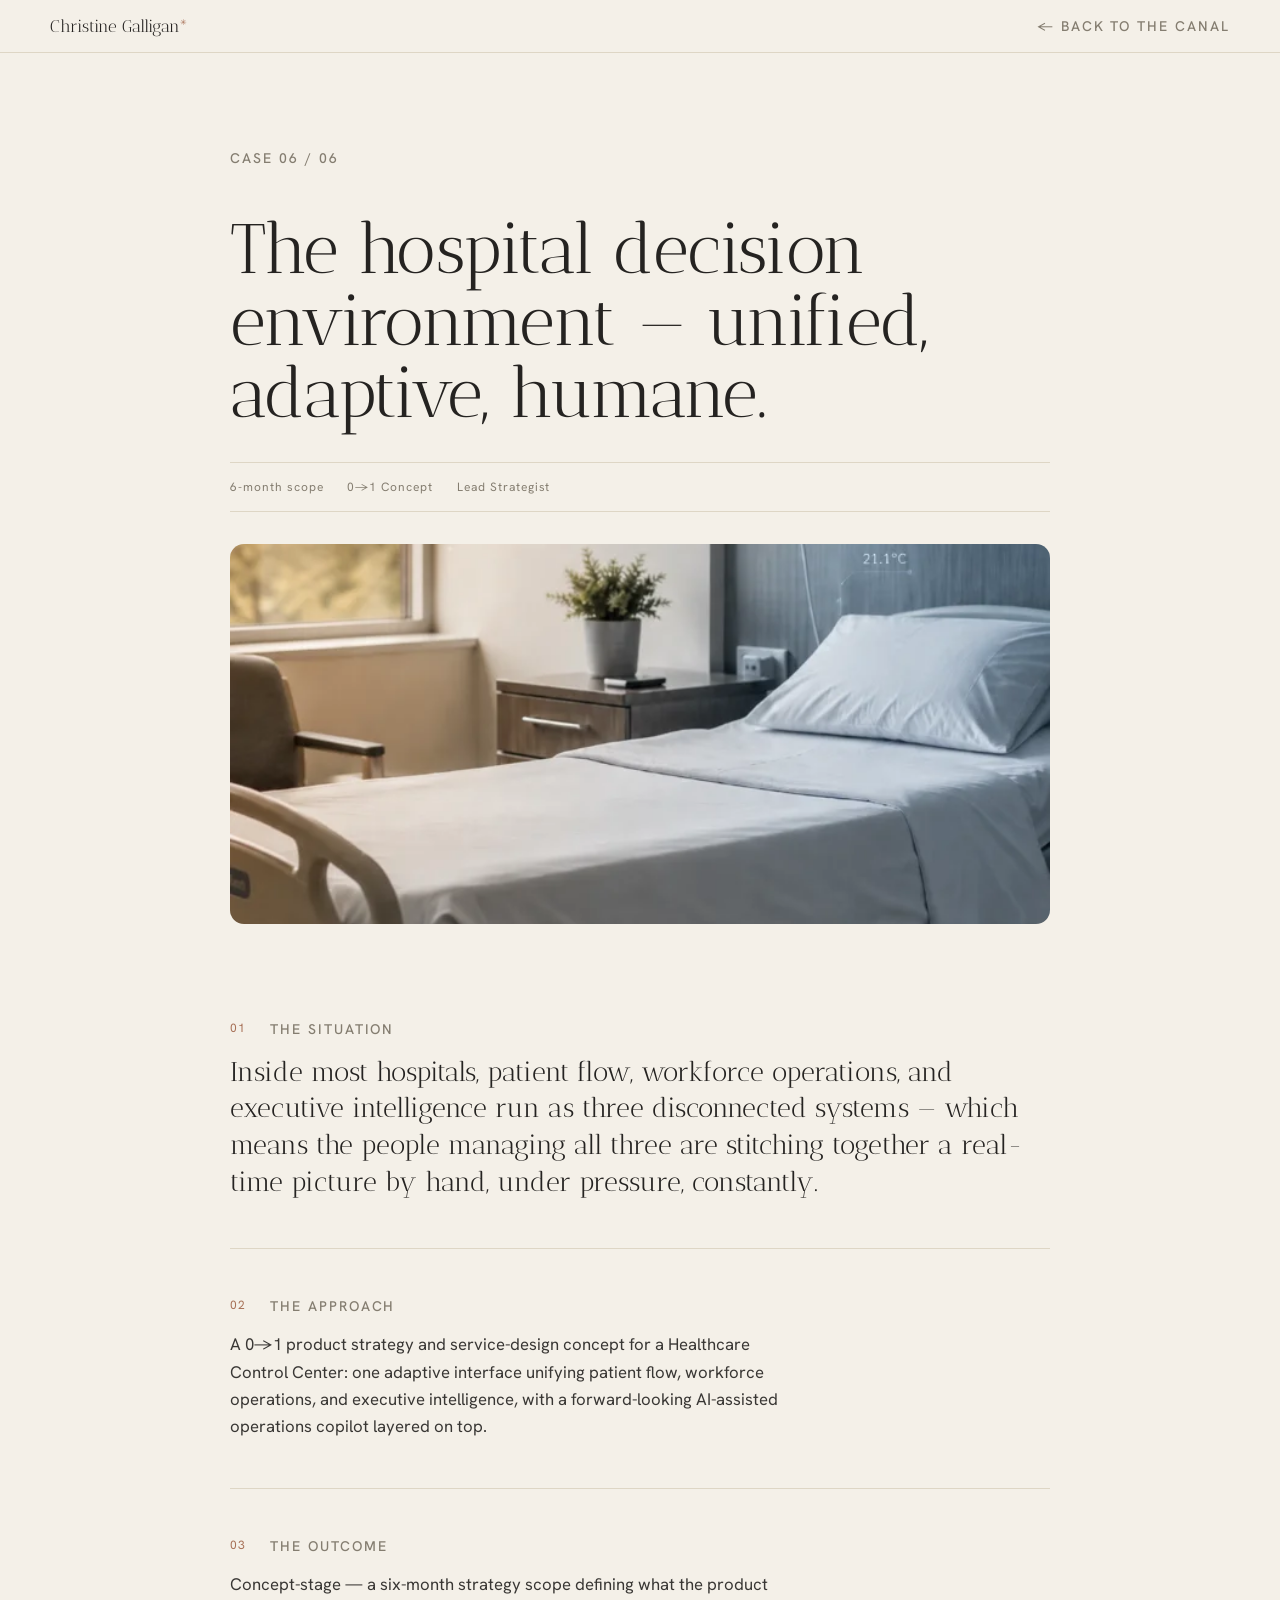
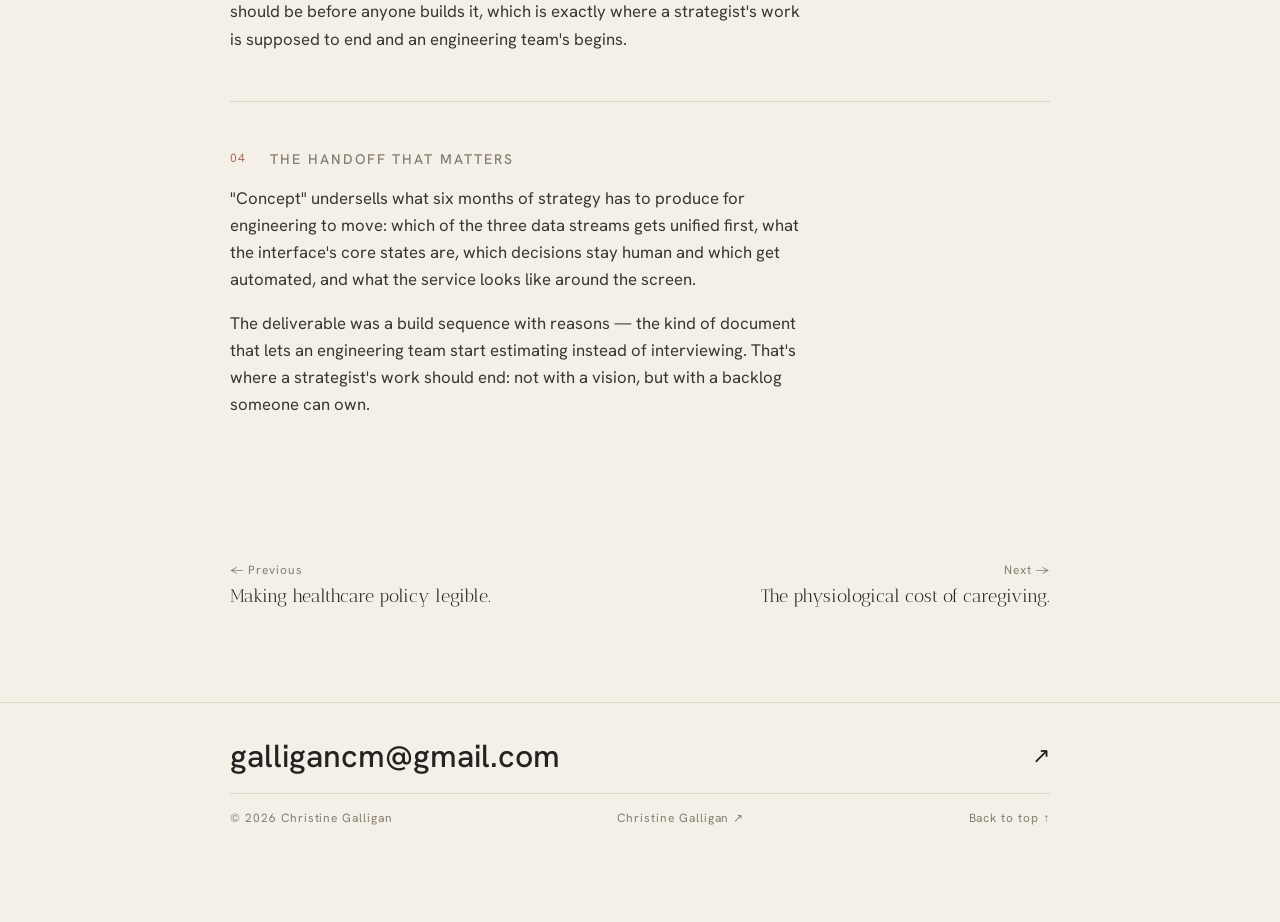
<file: healthcare-control-center.html>
<!DOCTYPE html>
<html>
<head>
<meta charset="utf-8">
<title>The hospital decision environment — unified, adaptive, humane. — Christine Galligan</title>
<meta name="description" content="The hospital decision environment — unified, adaptive, humane. — Christine Galligan">
<meta property="og:title" content="The hospital decision environment — unified, adaptive, humane. — Christine Galligan">
<meta property="og:description" content="The hospital decision environment — unified, adaptive, humane. — Christine Galligan">
<meta property="og:image" content="/img/gingham-laugh.jpg">
<meta name="twitter:card" content="summary_large_image">
<link rel="icon" href="/favicon.svg" type="image/svg+xml">
<meta name="viewport" content="width=device-width, initial-scale=1">
<script src="/support.js"></script>
</head>
<body>
<x-dc>

<helmet>
  <link rel="stylesheet" href="/_ds/somatag-design-system-26c624bf-910f-458b-b199-011631f2c2db/tokens/fonts.css">
  <link rel="stylesheet" href="/_ds/somatag-design-system-26c624bf-910f-458b-b199-011631f2c2db/tokens/colors.css">
  <link rel="stylesheet" href="/_ds/somatag-design-system-26c624bf-910f-458b-b199-011631f2c2db/tokens/typography.css">
  <link rel="stylesheet" href="/_ds/somatag-design-system-26c624bf-910f-458b-b199-011631f2c2db/tokens/spacing.css">
  <link rel="stylesheet" href="/_ds/somatag-design-system-26c624bf-910f-458b-b199-011631f2c2db/styles.css">
  <script src="/_ds/somatag-design-system-26c624bf-910f-458b-b199-011631f2c2db/_ds_bundle.js"></script>
  
  <title>The hospital decision environment — unified, adaptive, humane. — Christine Galligan</title>
  <style>
    body{background:var(--paper);color:var(--ink);font-family:var(--font-sans);-webkit-font-smoothing:antialiased}
    a{color:var(--text-link);text-decoration:none}
    a:hover{color:var(--text-link-hover)}
  </style>
</helmet>

<div id="top">
<nav style="position:sticky;top:0;z-index:20;background:rgba(244,240,232,0.9);backdrop-filter:blur(6px);border-bottom:1px solid var(--border-hairline)">
  <div style="max-width:var(--content-max);margin:0 auto;padding:var(--space-4) var(--space-6);display:flex;justify-content:space-between;align-items:center">
    <a href="/" style="font-family:var(--font-display);font-size:1.05rem">Christine Galligan<sup style="font-family:var(--font-sans);font-size:.5rem;color:var(--clay)">✳</sup></a>
    <a class="ds-nav" href="/#voyage" style="color:var(--ink-faint)">← Back to the canal</a>
  </div>
</nav>

<div style="max-width:820px;margin:0 auto;padding:0 var(--space-6)">
  <header style="padding:var(--space-9) 0 var(--space-6)">
    <div class="ds-nav" style="color:var(--ink-faint);margin-bottom:var(--space-6)">Case 06 / 06</div>
    <h1 style="font-family:var(--font-display);font-weight:400;font-size:clamp(2.4rem,6.5vw,4.4rem);line-height:1.02;letter-spacing:var(--ls-display);margin-bottom:var(--space-6)">The hospital decision environment — unified, adaptive, humane.</h1>
    <div style="display:flex;gap:var(--space-5);flex-wrap:wrap;border-top:1px solid var(--border-hairline);border-bottom:1px solid var(--border-hairline);padding:var(--space-4) 0">
      <span class="ds-caption">6-month scope</span><span class="ds-caption">0→1 Concept</span><span class="ds-caption">Lead Strategist</span>
    </div>
  </header>
  <img src="/img/cases/case-06-hero.webp" alt="Healthcare Control Center — concept image" loading="lazy" style="width:100%;height:380px;margin-bottom:var(--space-7);display:block;object-fit:cover;border-radius:14px;">

  <section style="padding:var(--space-7) 0;border-bottom:1px solid var(--border-hairline)">
    <div style="display:flex;gap:var(--space-5);margin-bottom:var(--space-4)"><span class="ds-caption" style="color:var(--clay)">01</span><span class="ds-nav" style="color:var(--ink-faint)">The Situation</span></div>
    <p style="font-family:var(--font-display);font-size:clamp(1.3rem,2.6vw,1.7rem);line-height:1.35;max-width:64ch;margin:0">Inside most hospitals, patient flow, workforce operations, and executive intelligence run as three disconnected systems — which means the people managing all three are stitching together a real-time picture by hand, under pressure, constantly.</p>
  </section>

  <section style="padding:var(--space-7) 0;border-bottom:1px solid var(--border-hairline)">
    <div style="display:flex;gap:var(--space-5);margin-bottom:var(--space-4)"><span class="ds-caption" style="color:var(--clay)">02</span><span class="ds-nav" style="color:var(--ink-faint)">The Approach</span></div>
    <p style="font-size:1.05rem;opacity:.9;max-width:64ch;margin:0">A 0→1 product strategy and service-design concept for a Healthcare Control Center: one adaptive interface unifying patient flow, workforce operations, and executive intelligence, with a forward-looking AI-assisted operations copilot layered on top.</p>
  </section>

  <section style="padding:var(--space-7) 0;border-bottom:1px solid var(--border-hairline)">
    <div style="display:flex;gap:var(--space-5);margin-bottom:var(--space-4)"><span class="ds-caption" style="color:var(--clay)">03</span><span class="ds-nav" style="color:var(--ink-faint)">The Outcome</span></div>
    <p style="font-size:1.05rem;opacity:.9;max-width:64ch;margin:0">Concept-stage — a six-month strategy scope defining what the product should be before anyone builds it, which is exactly where a strategist's work is supposed to end and an engineering team's begins.</p>
  </section>

  <section style="padding:var(--space-7) 0">
    <div style="display:flex;gap:var(--space-5);margin-bottom:var(--space-4)"><span class="ds-caption" style="color:var(--clay)">04</span><span class="ds-nav" style="color:var(--ink-faint)">The Handoff That Matters</span></div>
    <p style="font-size:1.05rem;opacity:.9;max-width:64ch;margin-bottom:var(--space-4)">"Concept" undersells what six months of strategy has to produce for engineering to move: which of the three data streams gets unified first, what the interface's core states are, which decisions stay human and which get automated, and what the service looks like around the screen.</p>
    <p style="font-size:1.05rem;opacity:.9;max-width:64ch;margin:0">The deliverable was a build sequence with reasons — the kind of document that lets an engineering team start estimating instead of interviewing. That's where a strategist's work should end: not with a vision, but with a backlog someone can own.</p>
  </section>

  <div style="display:flex;justify-content:space-between;gap:var(--space-5);padding:var(--space-9) 0">
    <a href="/ai-policy-platform" style="max-width:46%"><div class="ds-caption" style="margin-bottom:.4rem">← Previous</div><div style="font-family:var(--font-display);font-size:1.1rem">Making healthcare policy legible.</div></a>
    <a href="/caregiving-hrv-study" style="max-width:46%;text-align:right"><div class="ds-caption" style="margin-bottom:.4rem">Next →</div><div style="font-family:var(--font-display);font-size:1.1rem">The physiological cost of caregiving.</div></a>
  </div>
</div>

<footer style="border-top:1px solid var(--border-hairline);padding:var(--space-6) 0 var(--space-9)">
  <div style="max-width:820px;margin:0 auto;padding:0 var(--space-6)">
    <a href="mailto:galligancm@gmail.com" style="display:flex;justify-content:space-between;align-items:center;border-bottom:1px solid var(--border-hairline);padding-bottom:var(--space-4);margin-bottom:var(--space-4)">
      <span style="font-family:var(--font-sans);font-weight:500;font-size:clamp(1.3rem,3.5vw,2rem)">galligancm@gmail.com</span><span style="font-size:1.4rem">↗</span>
    </a>
    <div style="display:flex;justify-content:space-between;flex-wrap:wrap;gap:var(--space-4)">
      <span class="ds-caption">© 2026 Christine Galligan</span>
      <a class="ds-caption" href="/">Christine Galligan ↗</a>
      <a class="ds-caption" href="/#top">Back to top ↑</a>
    </div>
  </div>
</footer>
</div>

</x-dc>
</body>
</html>
</file>
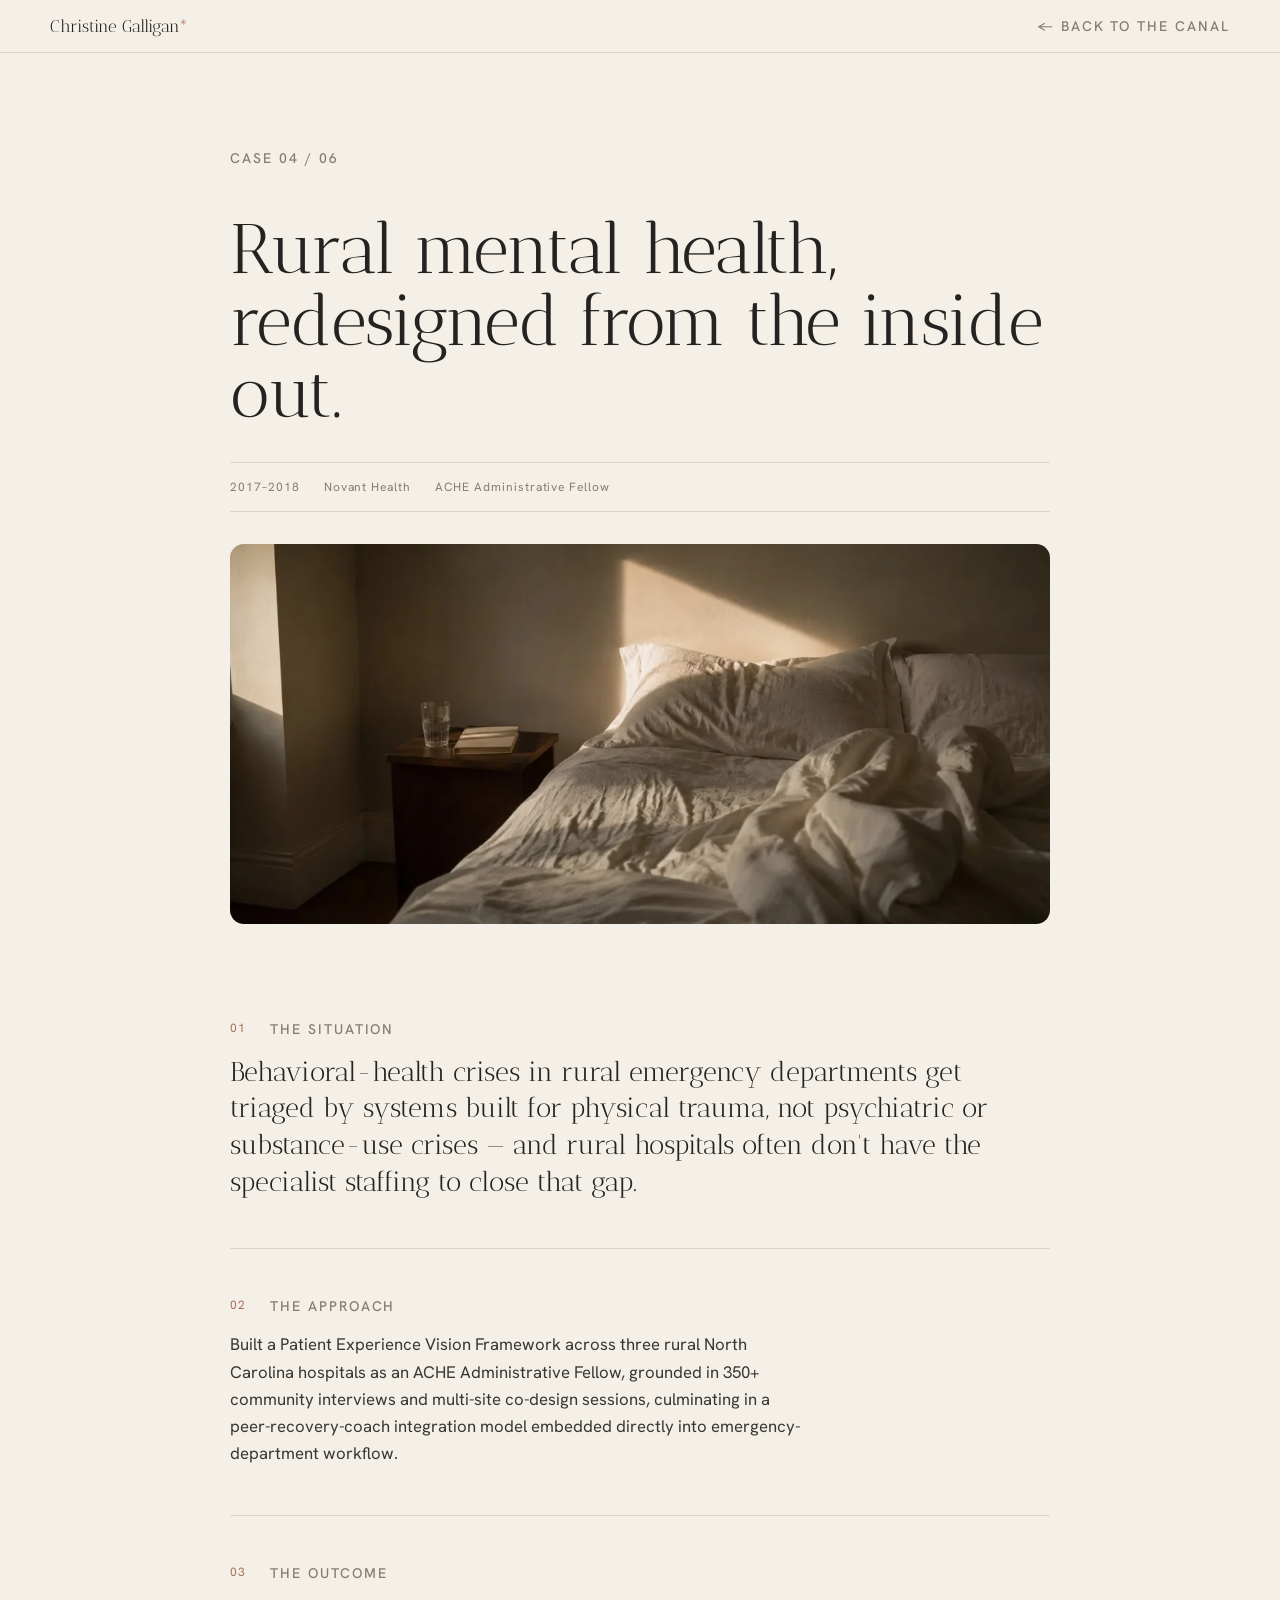
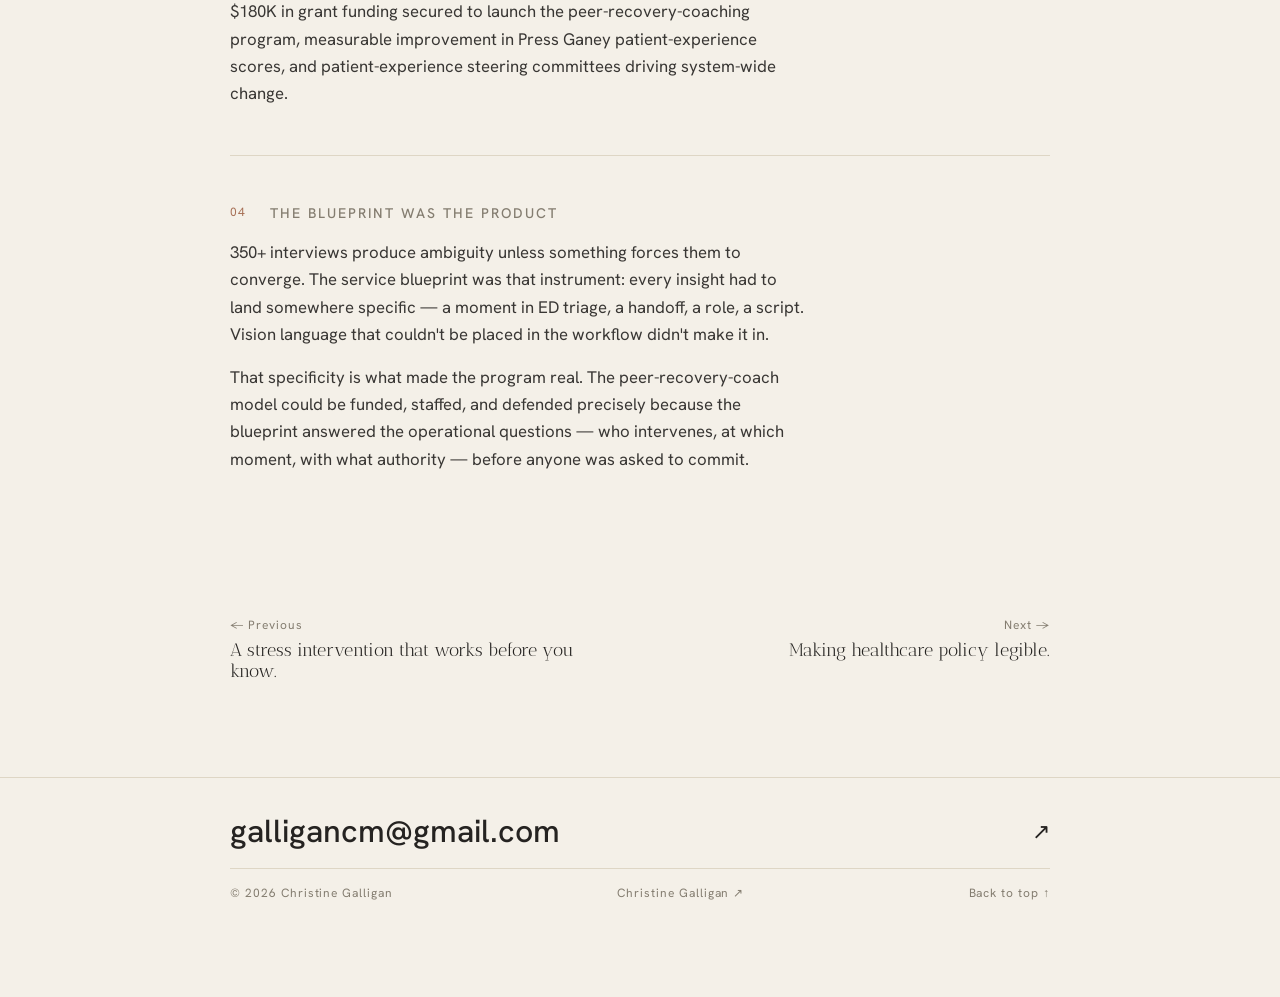
<file: novant-health-rural.html>
<!DOCTYPE html>
<html>
<head>
<meta charset="utf-8">
<title>Rural mental health, redesigned from the inside out. — Christine Galligan</title>
<meta name="description" content="Rural mental health, redesigned from the inside out. — Christine Galligan">
<meta property="og:title" content="Rural mental health, redesigned from the inside out. — Christine Galligan">
<meta property="og:description" content="Rural mental health, redesigned from the inside out. — Christine Galligan">
<meta property="og:image" content="/img/gingham-laugh.jpg">
<meta name="twitter:card" content="summary_large_image">
<link rel="icon" href="/favicon.svg" type="image/svg+xml">
<meta name="viewport" content="width=device-width, initial-scale=1">
<script src="/support.js"></script>
</head>
<body>
<x-dc>

<helmet>
  <link rel="stylesheet" href="/_ds/somatag-design-system-26c624bf-910f-458b-b199-011631f2c2db/tokens/fonts.css">
  <link rel="stylesheet" href="/_ds/somatag-design-system-26c624bf-910f-458b-b199-011631f2c2db/tokens/colors.css">
  <link rel="stylesheet" href="/_ds/somatag-design-system-26c624bf-910f-458b-b199-011631f2c2db/tokens/typography.css">
  <link rel="stylesheet" href="/_ds/somatag-design-system-26c624bf-910f-458b-b199-011631f2c2db/tokens/spacing.css">
  <link rel="stylesheet" href="/_ds/somatag-design-system-26c624bf-910f-458b-b199-011631f2c2db/styles.css">
  <script src="/_ds/somatag-design-system-26c624bf-910f-458b-b199-011631f2c2db/_ds_bundle.js"></script>
  
  <title>Rural mental health, redesigned from the inside out. — Christine Galligan</title>
  <style>
    body{background:var(--paper);color:var(--ink);font-family:var(--font-sans);-webkit-font-smoothing:antialiased}
    a{color:var(--text-link);text-decoration:none}
    a:hover{color:var(--text-link-hover)}
  </style>
</helmet>

<div id="top">
<nav style="position:sticky;top:0;z-index:20;background:rgba(244,240,232,0.9);backdrop-filter:blur(6px);border-bottom:1px solid var(--border-hairline)">
  <div style="max-width:var(--content-max);margin:0 auto;padding:var(--space-4) var(--space-6);display:flex;justify-content:space-between;align-items:center">
    <a href="/" style="font-family:var(--font-display);font-size:1.05rem">Christine Galligan<sup style="font-family:var(--font-sans);font-size:.5rem;color:var(--clay)">✳</sup></a>
    <a class="ds-nav" href="/#voyage" style="color:var(--ink-faint)">← Back to the canal</a>
  </div>
</nav>

<div style="max-width:820px;margin:0 auto;padding:0 var(--space-6)">
  <header style="padding:var(--space-9) 0 var(--space-6)">
    <div class="ds-nav" style="color:var(--ink-faint);margin-bottom:var(--space-6)">Case 04 / 06</div>
    <h1 style="font-family:var(--font-display);font-weight:400;font-size:clamp(2.4rem,6.5vw,4.4rem);line-height:1.02;letter-spacing:var(--ls-display);margin-bottom:var(--space-6)">Rural mental health, redesigned from the inside out.</h1>
    <div style="display:flex;gap:var(--space-5);flex-wrap:wrap;border-top:1px solid var(--border-hairline);border-bottom:1px solid var(--border-hairline);padding:var(--space-4) 0">
      <span class="ds-caption">2017–2018</span><span class="ds-caption">Novant Health</span><span class="ds-caption">ACHE Administrative Fellow</span>
    </div>
  </header>
  <img src="/img/cases/case-04-hero.webp" alt="Novant Health rural ED — image" loading="lazy" style="width:100%;height:380px;margin-bottom:var(--space-7);display:block;object-fit:cover;border-radius:14px;">

  <section style="padding:var(--space-7) 0;border-bottom:1px solid var(--border-hairline)">
    <div style="display:flex;gap:var(--space-5);margin-bottom:var(--space-4)"><span class="ds-caption" style="color:var(--clay)">01</span><span class="ds-nav" style="color:var(--ink-faint)">The Situation</span></div>
    <p style="font-family:var(--font-display);font-size:clamp(1.3rem,2.6vw,1.7rem);line-height:1.35;max-width:64ch;margin:0">Behavioral-health crises in rural emergency departments get triaged by systems built for physical trauma, not psychiatric or substance-use crises — and rural hospitals often don't have the specialist staffing to close that gap.</p>
  </section>

  <section style="padding:var(--space-7) 0;border-bottom:1px solid var(--border-hairline)">
    <div style="display:flex;gap:var(--space-5);margin-bottom:var(--space-4)"><span class="ds-caption" style="color:var(--clay)">02</span><span class="ds-nav" style="color:var(--ink-faint)">The Approach</span></div>
    <p style="font-size:1.05rem;opacity:.9;max-width:64ch;margin:0">Built a Patient Experience Vision Framework across three rural North Carolina hospitals as an ACHE Administrative Fellow, grounded in 350+ community interviews and multi-site co-design sessions, culminating in a peer-recovery-coach integration model embedded directly into emergency-department workflow.</p>
  </section>

  <section style="padding:var(--space-7) 0;border-bottom:1px solid var(--border-hairline)">
    <div style="display:flex;gap:var(--space-5);margin-bottom:var(--space-4)"><span class="ds-caption" style="color:var(--clay)">03</span><span class="ds-nav" style="color:var(--ink-faint)">The Outcome</span></div>
    <p style="font-size:1.05rem;opacity:.9;max-width:64ch;margin:0">$180K in grant funding secured to launch the peer-recovery-coaching program, measurable improvement in Press Ganey patient-experience scores, and patient-experience steering committees driving system-wide change.</p>
  </section>

  <section style="padding:var(--space-7) 0">
    <div style="display:flex;gap:var(--space-5);margin-bottom:var(--space-4)"><span class="ds-caption" style="color:var(--clay)">04</span><span class="ds-nav" style="color:var(--ink-faint)">The Blueprint Was the Product</span></div>
    <p style="font-size:1.05rem;opacity:.9;max-width:64ch;margin-bottom:var(--space-4)">350+ interviews produce ambiguity unless something forces them to converge. The service blueprint was that instrument: every insight had to land somewhere specific — a moment in ED triage, a handoff, a role, a script. Vision language that couldn't be placed in the workflow didn't make it in.</p>
    <p style="font-size:1.05rem;opacity:.9;max-width:64ch;margin:0">That specificity is what made the program real. The peer-recovery-coach model could be funded, staffed, and defended precisely because the blueprint answered the operational questions — who intervenes, at which moment, with what authority — before anyone was asked to commit.</p>
  </section>

  <div style="display:flex;justify-content:space-between;gap:var(--space-5);padding:var(--space-9) 0">
    <a href="/somatag" style="max-width:46%"><div class="ds-caption" style="margin-bottom:.4rem">← Previous</div><div style="font-family:var(--font-display);font-size:1.1rem">A stress intervention that works before you know.</div></a>
    <a href="/ai-policy-platform" style="max-width:46%;text-align:right"><div class="ds-caption" style="margin-bottom:.4rem">Next →</div><div style="font-family:var(--font-display);font-size:1.1rem">Making healthcare policy legible.</div></a>
  </div>
</div>

<footer style="border-top:1px solid var(--border-hairline);padding:var(--space-6) 0 var(--space-9)">
  <div style="max-width:820px;margin:0 auto;padding:0 var(--space-6)">
    <a href="mailto:galligancm@gmail.com" style="display:flex;justify-content:space-between;align-items:center;border-bottom:1px solid var(--border-hairline);padding-bottom:var(--space-4);margin-bottom:var(--space-4)">
      <span style="font-family:var(--font-sans);font-weight:500;font-size:clamp(1.3rem,3.5vw,2rem)">galligancm@gmail.com</span><span style="font-size:1.4rem">↗</span>
    </a>
    <div style="display:flex;justify-content:space-between;flex-wrap:wrap;gap:var(--space-4)">
      <span class="ds-caption">© 2026 Christine Galligan</span>
      <a class="ds-caption" href="/">Christine Galligan ↗</a>
      <a class="ds-caption" href="/#top">Back to top ↑</a>
    </div>
  </div>
</footer>
</div>

</x-dc>
</body>
</html>
</file>
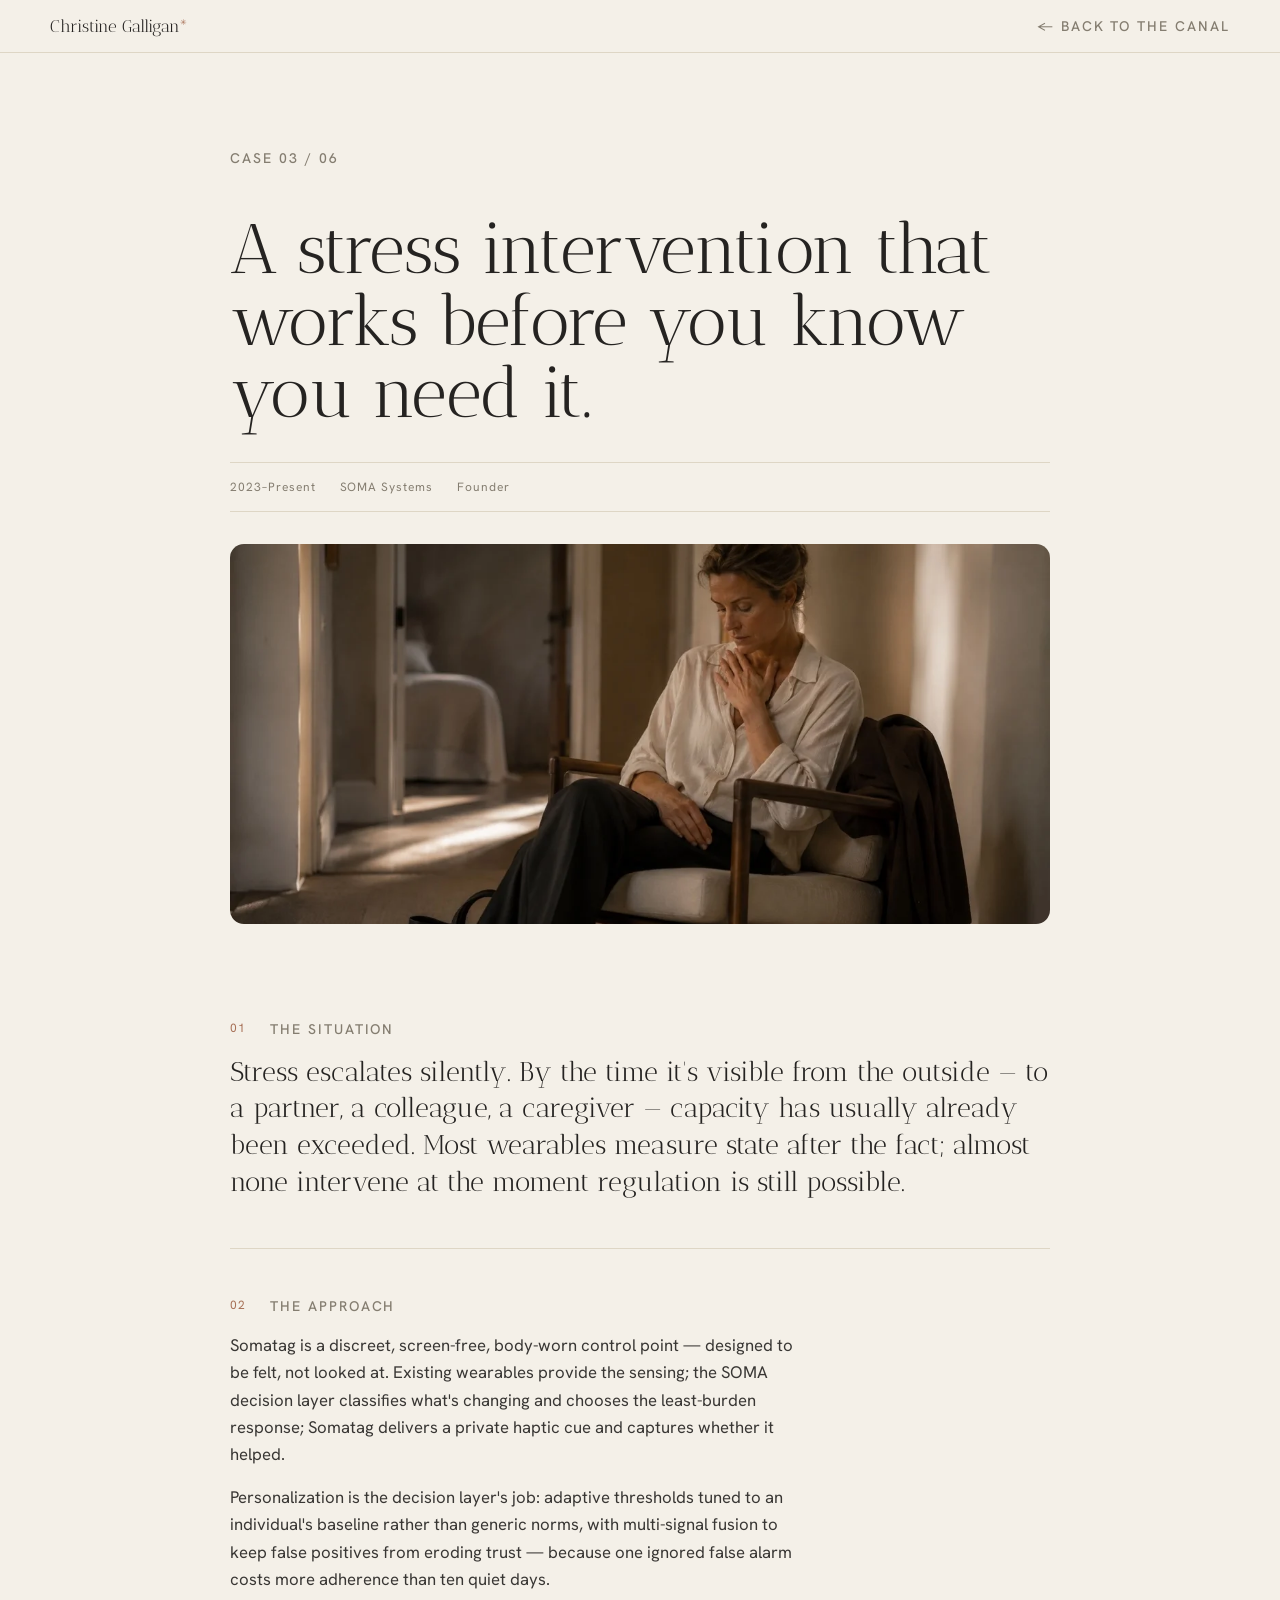
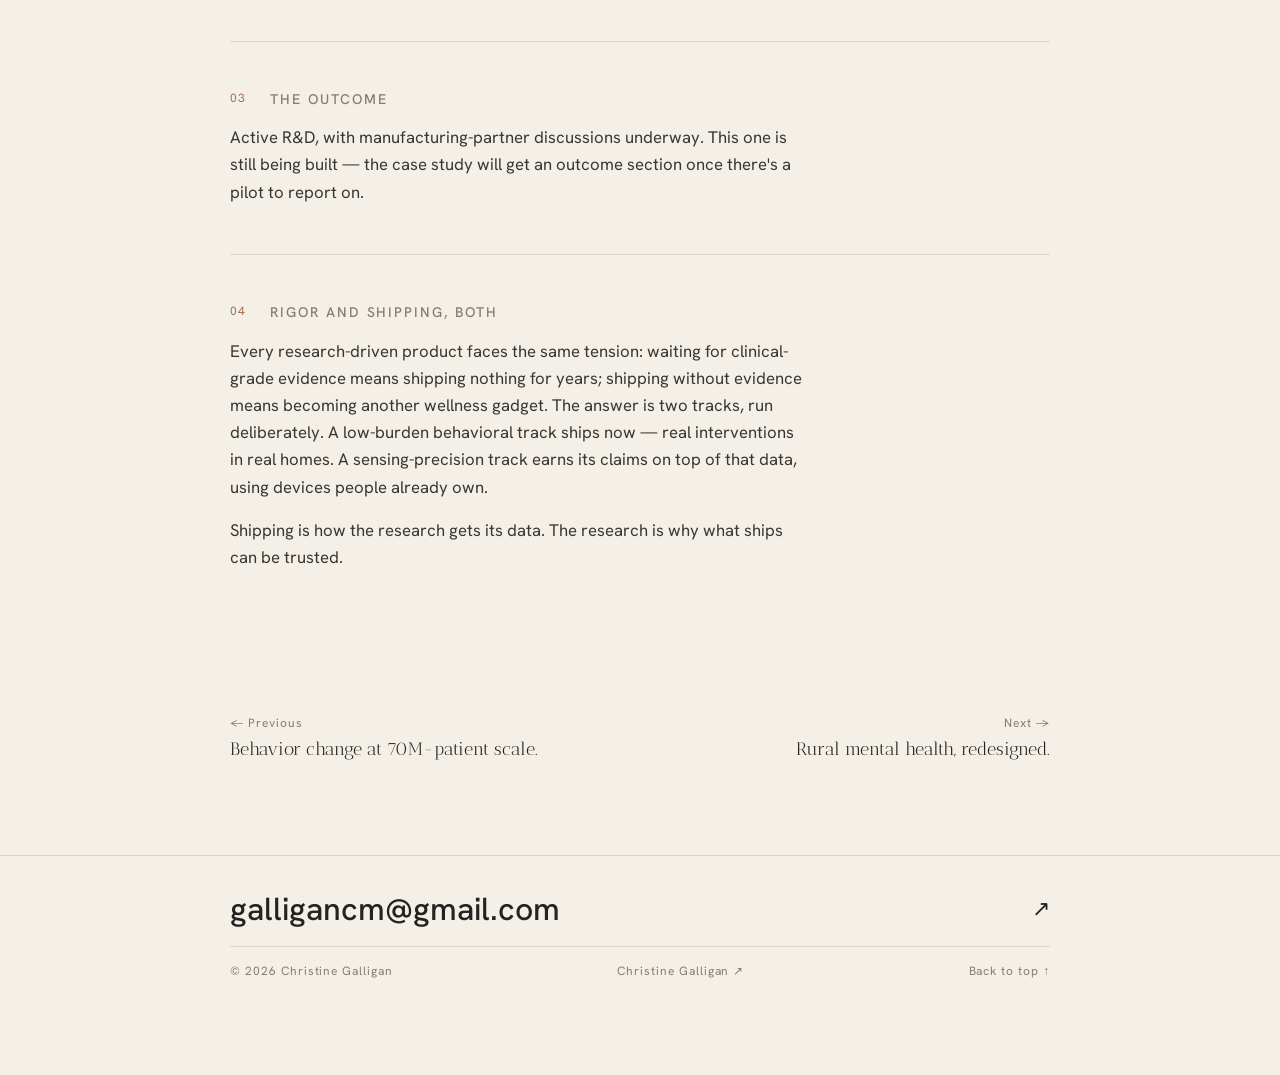
<file: somatag.html>
<!DOCTYPE html>
<html>
<head>
<meta charset="utf-8">
<title>A stress intervention that works before you know you need it. — Christine Galligan</title>
<meta name="description" content="A stress intervention that works before you know you need it. — Christine Galligan">
<meta property="og:title" content="A stress intervention that works before you know you need it. — Christine Galligan">
<meta property="og:description" content="A stress intervention that works before you know you need it. — Christine Galligan">
<meta property="og:image" content="/img/gingham-laugh.jpg">
<meta name="twitter:card" content="summary_large_image">
<link rel="icon" href="/favicon.svg" type="image/svg+xml">
<meta name="viewport" content="width=device-width, initial-scale=1">
<script src="/support.js"></script>
</head>
<body>
<x-dc>

<helmet>
  <link rel="stylesheet" href="/_ds/somatag-design-system-26c624bf-910f-458b-b199-011631f2c2db/tokens/fonts.css">
  <link rel="stylesheet" href="/_ds/somatag-design-system-26c624bf-910f-458b-b199-011631f2c2db/tokens/colors.css">
  <link rel="stylesheet" href="/_ds/somatag-design-system-26c624bf-910f-458b-b199-011631f2c2db/tokens/typography.css">
  <link rel="stylesheet" href="/_ds/somatag-design-system-26c624bf-910f-458b-b199-011631f2c2db/tokens/spacing.css">
  <link rel="stylesheet" href="/_ds/somatag-design-system-26c624bf-910f-458b-b199-011631f2c2db/styles.css">
  <script src="/_ds/somatag-design-system-26c624bf-910f-458b-b199-011631f2c2db/_ds_bundle.js"></script>
  
  <title>A stress intervention that works before you know you need it. — Christine Galligan</title>
  <style>
    body{background:var(--paper);color:var(--ink);font-family:var(--font-sans);-webkit-font-smoothing:antialiased}
    a{color:var(--text-link);text-decoration:none}
    a:hover{color:var(--text-link-hover)}
  </style>
</helmet>

<div id="top">
<nav style="position:sticky;top:0;z-index:20;background:rgba(244,240,232,0.9);backdrop-filter:blur(6px);border-bottom:1px solid var(--border-hairline)">
  <div style="max-width:var(--content-max);margin:0 auto;padding:var(--space-4) var(--space-6);display:flex;justify-content:space-between;align-items:center">
    <a href="/" style="font-family:var(--font-display);font-size:1.05rem">Christine Galligan<sup style="font-family:var(--font-sans);font-size:.5rem;color:var(--clay)">✳</sup></a>
    <a class="ds-nav" href="/#voyage" style="color:var(--ink-faint)">← Back to the canal</a>
  </div>
</nav>

<div style="max-width:820px;margin:0 auto;padding:0 var(--space-6)">
  <header style="padding:var(--space-9) 0 var(--space-6)">
    <div class="ds-nav" style="color:var(--ink-faint);margin-bottom:var(--space-6)">Case 03 / 06</div>
    <h1 style="font-family:var(--font-display);font-weight:400;font-size:clamp(2.4rem,6.5vw,4.4rem);line-height:1.02;letter-spacing:var(--ls-display);margin-bottom:var(--space-6)">A stress intervention that works before you know you need it.</h1>
    <div style="display:flex;gap:var(--space-5);flex-wrap:wrap;border-top:1px solid var(--border-hairline);border-bottom:1px solid var(--border-hairline);padding:var(--space-4) 0">
      <span class="ds-caption">2023–Present</span><span class="ds-caption">SOMA Systems</span><span class="ds-caption">Founder</span>
    </div>
  </header>
  <img src="/img/cases/case-03-hero.webp" alt="Somatag pendant — product image" loading="lazy" style="width:100%;height:380px;margin-bottom:var(--space-7);display:block;object-fit:cover;border-radius:14px;">

  <section style="padding:var(--space-7) 0;border-bottom:1px solid var(--border-hairline)">
    <div style="display:flex;gap:var(--space-5);margin-bottom:var(--space-4)"><span class="ds-caption" style="color:var(--clay)">01</span><span class="ds-nav" style="color:var(--ink-faint)">The Situation</span></div>
    <p style="font-family:var(--font-display);font-size:clamp(1.3rem,2.6vw,1.7rem);line-height:1.35;max-width:64ch;margin:0">Stress escalates silently. By the time it's visible from the outside — to a partner, a colleague, a caregiver — capacity has usually already been exceeded. Most wearables measure state after the fact; almost none intervene at the moment regulation is still possible.</p>
  </section>

  <section style="padding:var(--space-7) 0;border-bottom:1px solid var(--border-hairline)">
    <div style="display:flex;gap:var(--space-5);margin-bottom:var(--space-4)"><span class="ds-caption" style="color:var(--clay)">02</span><span class="ds-nav" style="color:var(--ink-faint)">The Approach</span></div>
    <p style="font-size:1.05rem;opacity:.9;max-width:64ch;margin-bottom:var(--space-4)">Somatag is a discreet, screen-free, body-worn control point — designed to be felt, not looked at. Existing wearables provide the sensing; the SOMA decision layer classifies what's changing and chooses the least-burden response; Somatag delivers a private haptic cue and captures whether it helped.</p>
    <p style="font-size:1.05rem;opacity:.9;max-width:64ch;margin:0">Personalization is the decision layer's job: adaptive thresholds tuned to an individual's baseline rather than generic norms, with multi-signal fusion to keep false positives from eroding trust — because one ignored false alarm costs more adherence than ten quiet days.</p>
  </section>

  <section style="padding:var(--space-7) 0;border-bottom:1px solid var(--border-hairline)">
    <div style="display:flex;gap:var(--space-5);margin-bottom:var(--space-4)"><span class="ds-caption" style="color:var(--clay)">03</span><span class="ds-nav" style="color:var(--ink-faint)">The Outcome</span></div>
    <p style="font-size:1.05rem;opacity:.9;max-width:64ch;margin:0">Active R&amp;D, with manufacturing-partner discussions underway. This one is still being built — the case study will get an outcome section once there's a pilot to report on.</p>
  </section>

  <section style="padding:var(--space-7) 0">
    <div style="display:flex;gap:var(--space-5);margin-bottom:var(--space-4)"><span class="ds-caption" style="color:var(--clay)">04</span><span class="ds-nav" style="color:var(--ink-faint)">Rigor and Shipping, Both</span></div>
    <p style="font-size:1.05rem;opacity:.9;max-width:64ch;margin-bottom:var(--space-4)">Every research-driven product faces the same tension: waiting for clinical-grade evidence means shipping nothing for years; shipping without evidence means becoming another wellness gadget. The answer is two tracks, run deliberately. A low-burden behavioral track ships now — real interventions in real homes. A sensing-precision track earns its claims on top of that data, using devices people already own.</p>
    <p style="font-size:1.05rem;opacity:.9;max-width:64ch;margin:0">Shipping is how the research gets its data. The research is why what ships can be trusted.</p>
  </section>

  <div style="display:flex;justify-content:space-between;gap:var(--space-5);padding:var(--space-9) 0">
    <a href="/cvs-health-scale" style="max-width:46%"><div class="ds-caption" style="margin-bottom:.4rem">← Previous</div><div style="font-family:var(--font-display);font-size:1.1rem">Behavior change at 70M-patient scale.</div></a>
    <a href="/novant-health-rural" style="max-width:46%;text-align:right"><div class="ds-caption" style="margin-bottom:.4rem">Next →</div><div style="font-family:var(--font-display);font-size:1.1rem">Rural mental health, redesigned.</div></a>
  </div>
</div>

<footer style="border-top:1px solid var(--border-hairline);padding:var(--space-6) 0 var(--space-9)">
  <div style="max-width:820px;margin:0 auto;padding:0 var(--space-6)">
    <a href="mailto:galligancm@gmail.com" style="display:flex;justify-content:space-between;align-items:center;border-bottom:1px solid var(--border-hairline);padding-bottom:var(--space-4);margin-bottom:var(--space-4)">
      <span style="font-family:var(--font-sans);font-weight:500;font-size:clamp(1.3rem,3.5vw,2rem)">galligancm@gmail.com</span><span style="font-size:1.4rem">↗</span>
    </a>
    <div style="display:flex;justify-content:space-between;flex-wrap:wrap;gap:var(--space-4)">
      <span class="ds-caption">© 2026 Christine Galligan</span>
      <a class="ds-caption" href="/">Christine Galligan ↗</a>
      <a class="ds-caption" href="/#top">Back to top ↑</a>
    </div>
  </div>
</footer>
</div>

</x-dc>
</body>
</html>
</file>
<file: _ds/somatag-design-system-26c624bf-910f-458b-b199-011631f2c2db/tokens/fonts.css>
/* ============================================================
   FONTS
   Antic Didone — display serif (Headline 1 & 2). Real, on Google Fonts.
   Hanken Grotesk — SUBSTITUTE for the commercial "TT Norms" used in the
   brand spec (Headline 3, paragraph, nav/buttons, caption). A warm
   geometric-humanist grotesque, the nearest free match. Swap in the
   licensed TT Norms .woff2 files here when available.
   ============================================================ */

@import url('https://fonts.googleapis.com/css2?family=Antic+Didone&family=Hanken+Grotesk:ital,wght@0,300;0,400;0,500;0,600;0,700;1,400&display=swap');
</file>
<file: _ds/somatag-design-system-26c624bf-910f-458b-b199-011631f2c2db/tokens/colors.css>
/* ============================================================
   COLOR
   A warm, archival earth palette — paper, ink, sage, clay, gold.
   Drawn from field-notebook photography: linen, ceramic, pressed
   botanicals, brushed gold pendant, olive shade.
   ============================================================ */

:root {
  /* --- Base: paper & ink ------------------------------------ */
  --paper:            #F4F0E8;  /* primary background — warm bone */
  --paper-raised:     #EFEADF;  /* faintly lifted surface */
  --paper-sunk:       #E7E0D2;  /* recessed wells, hovered rows */
  --paper-edge:       #DED6C5;  /* hairline borders on paper */

  --ink:              #252321;  /* primary text — near-black umber */
  --ink-soft:         #57524A;  /* secondary text */
  --ink-faint:        #847D70;  /* captions, metadata */
  --ink-ghost:        #ABA496;  /* disabled, placeholder */

  /* --- Accents --------------------------------------------- */
  --sage:             #7A7B5E;  /* accent line, quiet olive */
  --sage-deep:        #5E5F47;  /* pressed / strong sage */
  --sage-wash:        #E3E1D4;  /* sage tint surface */

  --clay:             #A66F55;  /* link hover, warm terracotta */
  --clay-deep:        #8A5A43;  /* pressed clay */
  --clay-wash:        #EFE2D7;  /* clay tint surface */

  --gold:             #A8854E;  /* pendant brass / metallic accent */
  --gold-soft:        #C2A878;  /* lighter gold for fine rules */

  /* --- Stone neutrals (imagery greys, dividers) ------------- */
  --stone:            #9B948A;
  --stone-light:      #C5BEB1;

  /* --- Signal (used sparingly — the product detects "cues") - */
  --signal:           #7A7B5E;  /* steady / grounded = sage */
  --signal-rising:    #A66F55;  /* activation rising = clay */
  --signal-high:      #8A5A43;  /* peak / overwhelm = deep clay */

  /* ============================================================
     SEMANTIC ALIASES — reference these in components
     ============================================================ */
  --bg-page:          var(--paper);
  --bg-raised:        var(--paper-raised);
  --bg-sunk:          var(--paper-sunk);
  --surface-card:     #FBF8F2;
  --surface-inverse:  var(--ink);

  --text-primary:     var(--ink);
  --text-secondary:   var(--ink-soft);
  --text-caption:     var(--ink-faint);
  --text-disabled:    var(--ink-ghost);
  --text-inverse:     var(--paper);
  --text-link:        var(--ink);
  --text-link-hover:  var(--clay);

  --border-hairline:  var(--paper-edge);
  --border-strong:    var(--ink);
  --rule-accent:      var(--sage);

  --btn-fill:         var(--ink);
  --btn-fill-text:    var(--paper);
  --btn-fill-hover:   #322F2B;
  --btn-fill-press:   #1A1816;

  --focus-ring:       var(--sage-deep);
}
</file>
<file: _ds/somatag-design-system-26c624bf-910f-458b-b199-011631f2c2db/tokens/typography.css>
/* ============================================================
   TYPOGRAPHY
   Antic Didone — Headline 1 & 2 (editorial display serif)
   Hanken Grotesk — Headline 3, paragraph, nav/buttons, caption
                    (substitute for commercial TT Norms)
   Nav & buttons: letter-spaced uppercase. Captions: small, tracked.
   ============================================================ */

:root {
  /* --- Families ------------------------------------------- */
  --font-display: "Antic Didone", "Times New Roman", Georgia, serif;
  --font-sans:    "Hanken Grotesk", "Helvetica Neue", Arial, sans-serif;
  /* alias kept for clarity — TT Norms maps to the sans above */
  --font-tt-norms: var(--font-sans);

  /* --- Weights --------------------------------------------- */
  --fw-regular: 400;   /* @kind font */
  --fw-medium:  500;   /* @kind font */
  --fw-semibold: 600;  /* @kind font */

  /* --- Type scale (rem; 1rem = 16px) ---------------------- */
  --fs-display: 4.5rem;   /* 72px — hero H1 */
  --fs-h1:      3.25rem;  /* 52px */
  --fs-h2:      2.25rem;  /* 36px */
  --fs-h3:      1.375rem; /* 22px — TT Norms Medium */
  --fs-lg:      1.1875rem;/* 19px — lead paragraph */
  --fs-body:    1rem;     /* 16px */
  --fs-sm:      0.875rem; /* 14px */
  --fs-caption: 0.75rem;  /* 12px */
  --fs-micro:   0.6875rem;/* 11px — eyebrow / overline */

  /* --- Line heights --------------------------------------- */
  --lh-tight:   1.06;   /* @kind font */
  --lh-snug:    1.22;   /* @kind font */
  --lh-body:    1.62;   /* @kind font */
  --lh-relaxed: 1.75;   /* @kind font */

  /* --- Tracking ------------------------------------------- */
  --ls-display: -0.01em;
  --ls-tight:   -0.005em;
  --ls-normal:  0;        /* @kind font */
  --ls-nav:     0.14em;   /* nav / buttons — letter-spaced */
  --ls-caption: 0.08em;   /* captions — tracked */
  --ls-eyebrow: 0.22em;   /* overline / eyebrow — widest */
}

/* ============================================================
   ELEMENT DEFAULTS
   ============================================================ */
.ds-h1, h1 {
  font-family: var(--font-display);
  font-weight: var(--fw-regular);
  font-size: var(--fs-h1);
  line-height: var(--lh-tight);
  letter-spacing: var(--ls-display);
  color: var(--text-primary);
}
.ds-h2, h2 {
  font-family: var(--font-display);
  font-weight: var(--fw-regular);
  font-size: var(--fs-h2);
  line-height: var(--lh-snug);
  letter-spacing: var(--ls-tight);
  color: var(--text-primary);
}
.ds-h3, h3 {
  font-family: var(--font-sans);
  font-weight: var(--fw-medium);
  font-size: var(--fs-h3);
  line-height: var(--lh-snug);
  letter-spacing: var(--ls-normal);
  color: var(--text-primary);
}
.ds-body, p {
  font-family: var(--font-sans);
  font-weight: var(--fw-regular);
  font-size: var(--fs-body);
  line-height: var(--lh-body);
  color: var(--text-primary);
}
.ds-lead {
  font-family: var(--font-sans);
  font-weight: var(--fw-regular);
  font-size: var(--fs-lg);
  line-height: var(--lh-relaxed);
  color: var(--text-secondary);
}
.ds-nav {
  font-family: var(--font-sans);
  font-weight: var(--fw-medium);
  font-size: var(--fs-sm);
  letter-spacing: var(--ls-nav);
  text-transform: uppercase;
}
.ds-caption {
  font-family: var(--font-sans);
  font-weight: var(--fw-regular);
  font-size: var(--fs-caption);
  letter-spacing: var(--ls-caption);
  color: var(--text-caption);
}
.ds-eyebrow {
  font-family: var(--font-sans);
  font-weight: var(--fw-medium);
  font-size: var(--fs-micro);
  letter-spacing: var(--ls-eyebrow);
  text-transform: uppercase;
  color: var(--text-caption);
}
</file>
<file: _ds/somatag-design-system-26c624bf-910f-458b-b199-011631f2c2db/tokens/spacing.css>
/* ============================================================
   SPACING, RADII, SHADOW, LAYOUT
   Generous, quiet rhythm. Soft radii. Diffuse low shadows —
   objects rest on paper rather than float above it.
   ============================================================ */

:root {
  /* --- Spacing scale (4px base) --------------------------- */
  --space-0:   0;
  --space-1:   0.25rem;  /* 4 */
  --space-2:   0.5rem;   /* 8 */
  --space-3:   0.75rem;  /* 12 */
  --space-4:   1rem;     /* 16 */
  --space-5:   1.5rem;   /* 24 */
  --space-6:   2rem;     /* 32 */
  --space-7:   3rem;     /* 48 */
  --space-8:   4rem;     /* 64 */
  --space-9:   6rem;     /* 96 */
  --space-10:  8rem;     /* 128 */

  /* --- Radii — soft, never pill except chips -------------- */
  --radius-xs:  3px;
  --radius-sm:  6px;
  --radius-md:  10px;
  --radius-lg:  16px;
  --radius-xl:  24px;
  --radius-pill: 999px;

  /* --- Borders -------------------------------------------- */
  --border-thin: 1px solid var(--border-hairline);
  --border-ink:  1px solid var(--ink);
  --rule-thin:   1px solid var(--border-hairline);

  /* --- Shadows — low, warm, diffuse ----------------------- */
  --shadow-xs:  0 1px 2px rgba(37, 35, 33, 0.05);
  --shadow-sm:  0 2px 8px rgba(37, 35, 33, 0.06);
  --shadow-md:  0 6px 20px rgba(37, 35, 33, 0.08);
  --shadow-lg:  0 16px 44px rgba(37, 35, 33, 0.11);
  --shadow-inset: inset 0 1px 2px rgba(37, 35, 33, 0.06);

  /* --- Layout --------------------------------------------- */
  --content-max:   1180px;
  --measure:       66ch;     /* ideal reading width */
  --gutter:        var(--space-5);

  /* --- Motion — slow, settling, no bounce ----------------- */
  --ease-quiet:   cubic-bezier(0.22, 0.61, 0.36, 1);  /* @kind other */
  --ease-settle:  cubic-bezier(0.33, 0, 0.2, 1);      /* @kind other */
  --dur-fast:     140ms;  /* @kind other */
  --dur-base:     240ms;  /* @kind other */
  --dur-slow:     420ms;  /* @kind other */
}
</file>
<file: _ds/somatag-design-system-26c624bf-910f-458b-b199-011631f2c2db/styles.css>
/* ============================================================
   SOMATAG — global stylesheet entry point
   Consumers link this one file. Keep it as @import lines only.
   ============================================================ */

@import "tokens/fonts.css";
@import "tokens/colors.css";
@import "tokens/typography.css";
@import "tokens/spacing.css";
</file>
